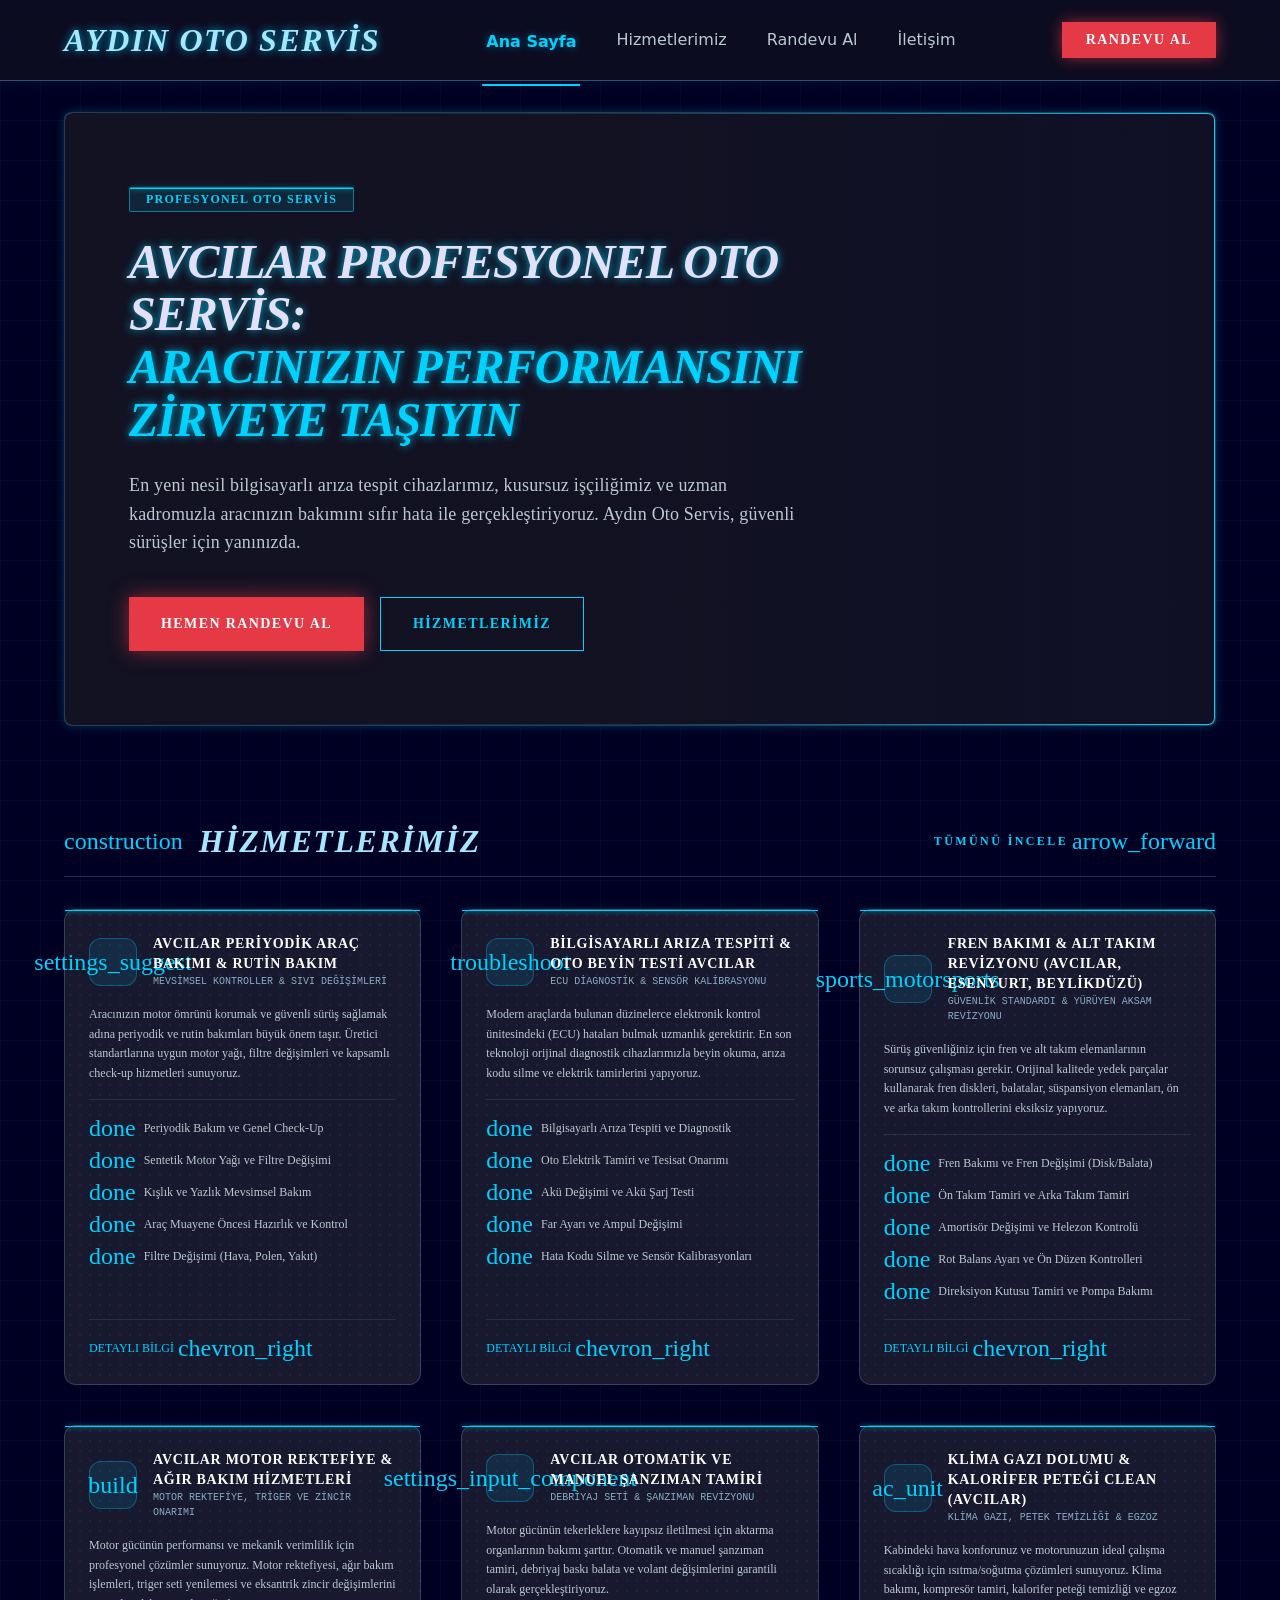
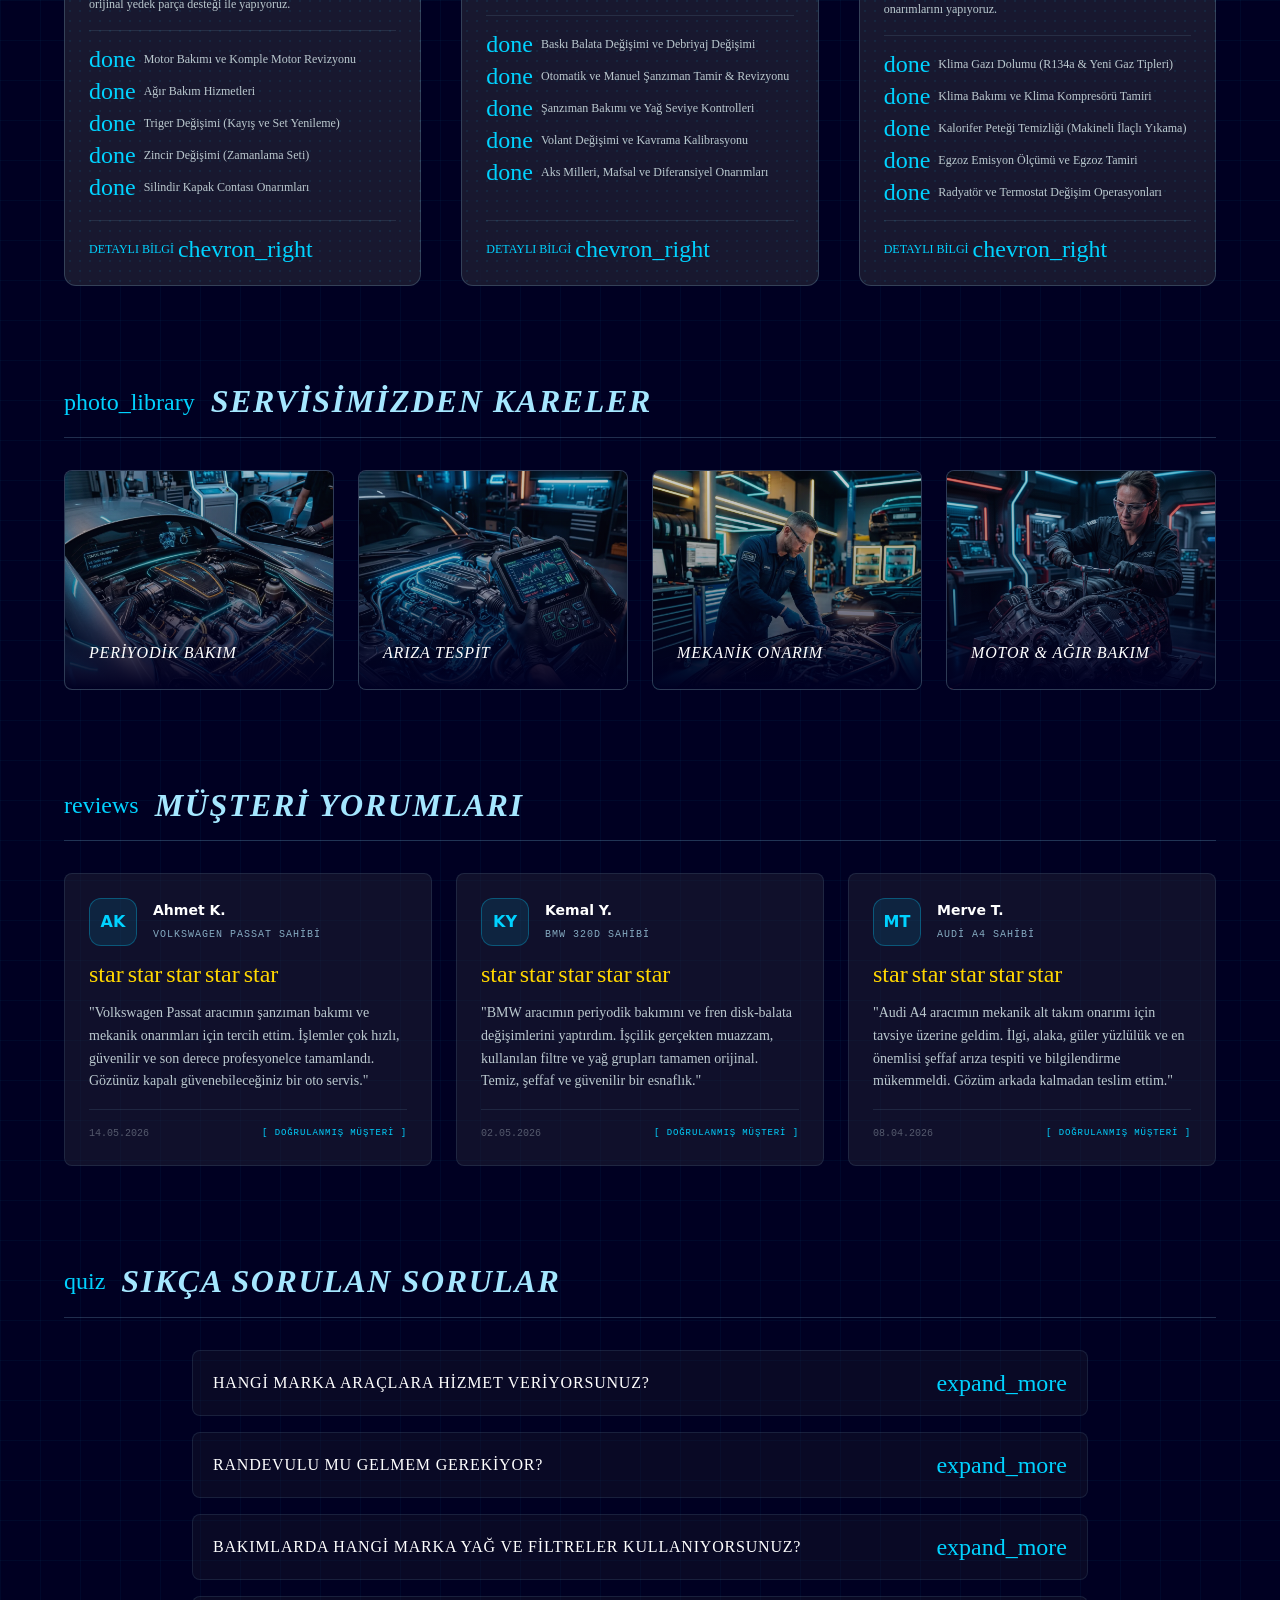
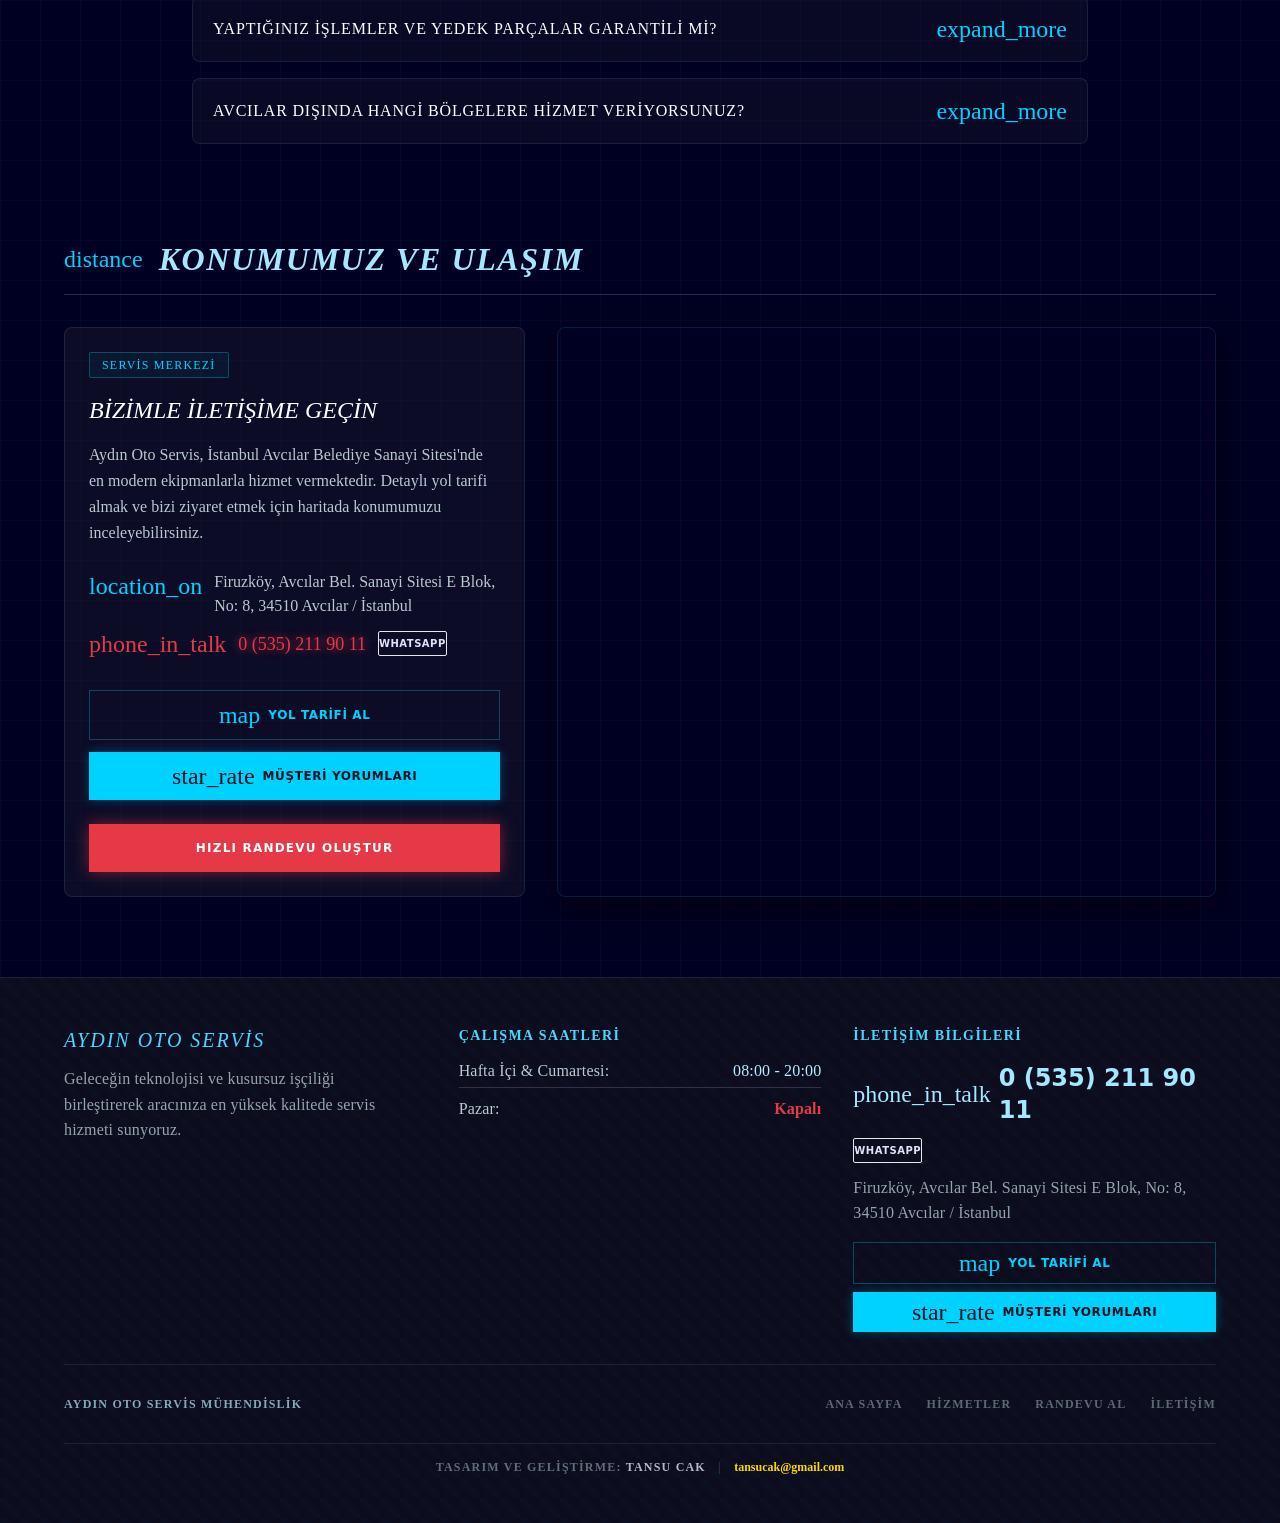
<file: index.html>
<!DOCTYPE html>
<html class="dark" lang="tr">
<head>
    <meta charset="utf-8"/>
    <meta content="width=device-width, initial-scale=1.0" name="viewport"/>
    <title>Aydın Oto Servis | Avcılar, Beylikdüzü, Esenyurt Özel Servis</title>
    
    <!-- Security & Canonical (Early enforcement) -->
    <meta http-equiv="Content-Security-Policy" content="default-src 'self'; script-src 'self'; style-src 'self' 'unsafe-inline' https://fonts.googleapis.com; font-src 'self' https://fonts.gstatic.com; img-src 'self' data: https:; frame-src 'self' https://www.google.com https://google.com;">
    <link rel="canonical" href="https://aydinotoservis.com.tr/"/>

    <!-- Critical Resource Preconnects -->
    <link href="https://fonts.googleapis.com" rel="preconnect"/>
    <link crossorigin="" href="https://fonts.gstatic.com" rel="preconnect"/>
    
    <!-- Stylesheets (FCP Critical Path) -->
    <link href="css/tailwind.css" rel="stylesheet"/>
    <link href="https://fonts.googleapis.com/css2?family=Material+Symbols+Outlined:wght,FILL@100..700,0..1&display=swap" rel="stylesheet"/>
    <link href="https://fonts.googleapis.com/css2?family=Chivo:ital,wght@0,300..900;1,300..900&display=swap" rel="stylesheet"/>
    <link href="css/style.css" rel="stylesheet"/>
    
    <!-- Non-render-blocking Scripts -->
    <script src="js/main.js" defer></script>

    <!-- SEO Metadata (Non-render-blocking) -->
    <meta name="google-site-verification" content="koNbMw-JmpKpNudVS98q64Ki1vgJASFUWnjmHalwhlk"/>
    <meta name="description" content="Avcılar, Beylikdüzü ve Esenyurt bölgelerinde profesyonel Aydın Özel Oto Servis. Volkswagen, BMW, Audi, Mercedes ve tüm markaların periyodik bakımı, şanzıman tamiri ve bilgisayarlı arıza tespiti. Güvenilir esnaflık, orijinal yedek parça!"/>
    <meta name="keywords" content="aydın oto servis, avcılar oto servis, bilgisayarlı arıza tespiti, oto tamir avcılar"/>
    <meta name="robots" content="index, follow"/>
    
    <!-- Open Graph / Facebook -->
    <meta property="og:type" content="website"/>
    <meta property="og:url" content="https://aydinotoservis.com.tr/"/>
    <meta property="og:title" content="Aydın Oto Servis | Avcılar Profesyonel Araç Bakım &amp; Onarım"/>
    <meta property="og:description" content="Avcılar Aydın Oto Servis'te bilgisayarlı arıza tespiti, periyodik araç bakımı, motor revizyonu ve fren sistemi onarımlarını uzman kadromuz ve orijinal yedek parçalarla gerçekleştiriyoruz. Hemen randevu alın!"/>
    <meta property="og:image" content="https://aydinotoservis.com.tr/images/service_maintenance.webp"/>

    <!-- Twitter -->
    <meta property="twitter:card" content="summary_large_image"/>
    <meta property="twitter:url" content="https://aydinotoservis.com.tr/"/>
    <meta property="twitter:title" content="Aydın Oto Servis | Avcılar Profesyonel Araç Bakım &amp; Onarım"/>
    <meta property="twitter:description" content="Avcılar Aydın Oto Servis'te bilgisayarlı arıza tespiti, periyodik araç bakımı, motor revizyonu ve fren sistemi onarımlarını uzman kadromuz ve orijinal yedek parçalarla gerçekleştiriyoruz. Hemen randevu alın!"/>
    <meta property="twitter:image" content="https://aydinotoservis.com.tr/images/service_maintenance.webp"/>

    <!-- Structured Data (Schema.org) - LocalBusiness & FAQ -->
    <script type="application/ld+json">
    {
      "@context": "https://schema.org",
      "@type": "AutoRepair",
      "name": "Aydın Oto Servis",
      "image": "https://aydinotoservis.com.tr/images/service_maintenance.webp",
      "@id": "https://aydinotoservis.com.tr/#organization",
      "url": "https://aydinotoservis.com.tr/",
      "telephone": "05352119011",
      "priceRange": "$$",
      "address": {
        "@type": "PostalAddress",
        "streetAddress": "Firuzköy, Avcılar Bel. Sanayi Sitesi E Blok, No: 8",
        "addressLocality": "Avcılar",
        "addressRegion": "İstanbul",
        "postalCode": "34510",
        "addressCountry": "TR"
      },
      "geo": {
        "@type": "GeoCoordinates",
        "latitude": 41.0118013,
        "longitude": 28.6963102
      },
      "openingHoursSpecification": [
        {
          "@type": "OpeningHoursSpecification",
          "dayOfWeek": [
            "Monday",
            "Tuesday",
            "Wednesday",
            "Thursday",
            "Friday",
            "Saturday"
          ],
          "opens": "08:00",
          "closes": "20:00"
        }
      ],
      "contactPoint": {
        "@type": "ContactPoint",
        "telephone": "+90-535-211-9011",
        "contactType": "customer service",
        "areaServed": "TR",
        "availableLanguage": "Turkish"
      }
    }
    </script>
    <script type="application/ld+json">
    {
      "@context": "https://schema.org",
      "@type": "FAQPage",
      "mainEntity": [
        {
          "@type": "Question",
          "name": "Hangi marka araçlara hizmet veriyorsunuz?",
          "acceptedAnswer": {
            "@type": "Answer",
            "text": "Aydın Oto Servis olarak başta Mercedes-Benz, BMW, Audi, Volkswagen ve Volvo olmak üzere Renault, Fiat, Ford, Hyundai gibi tüm yerli ve ithal marka, binek ve hafif ticari araçlara orijinal diagnostik cihazlarımız ve uzman kadromuzla profesyonel bakım ve onarım hizmeti sunmaktayız."
          }
        },
        {
          "@type": "Question",
          "name": "Randevulu mu gelmem gerekiyor?",
          "acceptedAnswer": {
            "@type": "Answer",
            "text": "Servisimizde bekleme sırası yaşamamanız ve aracınızın işlemlerinin en kısa sürede tamamlanması için web sitemizdeki çevrimiçi randevu panelini kullanarak veya telefon numaramızdan bizi arayarak randevu oluşturmanızı tavsiye ederiz. Randevusuz gelen araçlarımıza da uygunluk durumuna göre en kısa sürede müdahale edilmektedir."
          }
        },
        {
          "@type": "Question",
          "name": "Bakımlarda hangi marka yağ ve filtreler kullanıyorsunuz?",
          "acceptedAnswer": {
            "@type": "Answer",
            "text": "Araç motor sağlığını korumak adına tüm periyodik bakımlarda sadece üretici onaylı, yüksek standartlı sentetik motor yağları (Castrol, Mobil 1, Shell vb.) ve orijinal veya birinci sınıf lisanslı OEM filtre (Mann, Boscher, Filtron vb.) grupları kullanmaktayız. Müşterimizin talebine göre orijinal yetkili servis yedek parçaları da temin edilmektedir."
          }
        },
        {
          "@type": "Question",
          "name": "Yaptığınız işlemler ve yedek parçalar garantili mi?",
          "acceptedAnswer": {
            "@type": "Answer",
            "text": "Evet, Aydın Oto Servis bünyesinde gerçekleştirilen tüm motor, mekanik, fren sistemi onarımları ve yedek parça değişimleri, montaj tarihinden itibaren 1 yıl süreyle servis ve malzeme garantisi kapsamındadır."
          }
        },
        {
          "@type": "Question",
          "name": "Avcılar dışında hangi bölgelere hizmet veriyorsunuz?",
          "acceptedAnswer": {
            "@type": "Answer",
            "text": "Servisimiz Avcılar Belediye Sanayi Sitesi'nde yer almakta olup, başta Beylikdüzü, Esenyurt, Küçükçekmece ve Firuzköy olmak üzere tüm çevre ilçelere profesyonel oto tamir ve periyodik bakım hizmeti sağlamaktadır."
          }
        }
      ]
    }
    </script>
    <script type="application/ld+json">
    {
      "@context": "https://schema.org",
      "@type": "BreadcrumbList",
      "itemListElement": [
        {
          "@type": "ListItem",
          "position": 1,
          "name": "Ana Sayfa",
          "item": "https://aydinotoservis.com.tr/"
        }
      ]
    }
    </script>
</head>
<body class="antialiased min-h-screen flex flex-col font-sans bg-tech-grid">

    <!-- TopNavBar (Modular with semantic header) -->
    <header class="fixed top-0 w-full z-50">
        <nav class="w-full bg-surface-dim/70 dark:bg-surface-dim/70 backdrop-blur-xl border-b border-primary/20 dark:border-primary/30 shadow-[0_0_15px_rgba(0,210,255,0.1)] transition-all duration-300">
            <div class="flex justify-between items-center px-margin-mobile md:px-margin-desktop h-20 w-full max-w-container-max-width mx-auto">
                <!-- Brand Logotype -->
                <div class="flex items-center">
                    <a href="index.html" class="font-headline-lg text-headline-lg-mobile md:text-headline-lg text-primary dark:text-primary uppercase tracking-tighter italic glow-text">
                        AYDIN OTO SERVİS
                    </a>
                </div>
                
                <!-- Navigation Links (Desktop) -->
                <div class="hidden md:flex space-x-2 items-center h-full">
                    <a class="nav-link text-primary dark:text-primary px-4 py-1 font-bold h-full flex items-center mt-1 active" href="index.html">Ana Sayfa</a>
                    <a class="nav-link text-on-surface-variant dark:text-on-surface-variant hover:text-primary transition-all h-full flex items-center hover:bg-primary/10 duration-300 px-4" href="hizmetler.html">Hizmetlerimiz</a>
                    <a class="nav-link text-on-surface-variant dark:text-on-surface-variant hover:text-primary transition-all h-full flex items-center hover:bg-primary/10 duration-300 px-4" href="randevu.html">Randevu Al</a>
                    <a class="nav-link text-on-surface-variant dark:text-on-surface-variant hover:text-primary transition-all h-full flex items-center hover:bg-primary/10 duration-300 px-4" href="#footer">İletişim</a>
                </div>
                
                <!-- Mobile Menu Burger Indicator & CTA -->
                <div class="flex items-center gap-4">
                    <a href="randevu.html" class="hidden sm:flex items-center justify-center font-label-md text-label-md px-6 py-2 bg-[#E63946] text-white hover:bg-[#ff4d5a] hover:scale-105 active:scale-95 transition-all duration-300 uppercase tracking-widest shadow-[0_0_15px_rgba(230,57,70,0.6)]">
                        RANDEVU AL
                    </a>
                    <button id="mobile-menu-btn" aria-label="Mobil Menüyü Aç" class="md:hidden flex items-center justify-center text-primary focus:outline-none p-2 border border-primary/20 rounded">
                        <span class="material-symbols-outlined text-2xl">menu</span>
                    </button>
                </div>
            </div>
            
            <!-- Mobile Dropdown Menu -->
            <div id="mobile-menu" class="hidden md:hidden flex-col bg-[#121222]/95 border-b border-primary/20 px-6 py-4 gap-4 opacity-0 -translate-y-4 transition-all duration-300">
                <a class="text-primary font-bold py-2 border-b border-primary/10" href="index.html">Ana Sayfa</a>
                <a class="text-on-surface-variant hover:text-primary py-2 border-b border-primary/10" href="hizmetler.html">Hizmetlerimiz</a>
                <a class="text-on-surface-variant hover:text-primary py-2 border-b border-primary/10" href="randevu.html">Randevu Al</a>
                <a class="text-on-surface-variant hover:text-primary py-2" href="#footer">İletişim</a>
                <a href="randevu.html" class="w-full text-center py-3 bg-[#E63946] text-white font-bold uppercase tracking-widest mt-2 block shadow-[0_0_10px_rgba(230,57,70,0.4)]">
                    Randevu Al
                </a>
            </div>
        </nav>
    </header>

    <main class="flex-grow pt-28 pb-20 w-full max-w-container-max-width mx-auto px-margin-mobile md:px-margin-desktop flex flex-col gap-24">
        
        <!-- Hero Section -->
        <section id="home" class="relative w-full rounded-xl overflow-hidden min-h-[614px] flex flex-col justify-center items-start p-6 sm:p-8 md:p-16 border border-primary/20 glow-border bg-surface-container-low/60 backdrop-blur-md">
            <div class="absolute inset-0 bg-gradient-to-r from-surface-dim via-surface-dim/80 to-transparent z-0"></div>
            
            <!-- Background Image for Hero -->
            <div class="absolute inset-0 z-[-1] opacity-40 bg-cover bg-center hero-bg-image"></div>
            
            <div class="relative z-10 max-w-3xl flex flex-col gap-6">
                <div class="inline-block px-4 py-1 border border-primary-container/50 bg-primary-container/10 rounded-sm w-fit font-label-sm text-label-sm text-primary-container uppercase tracking-widest scanline-top">
                    PROFESYONEL OTO SERVİS
                </div>
                <h1 class="font-headline-xl text-3xl sm:text-4xl md:text-headline-xl text-on-background glow-text tracking-tighter uppercase italic">
                    Avcılar Profesyonel Oto Servis: <br/> <span class="text-primary-container">Aracınızın Performansını Zirveye Taşıyın</span>
                </h1>
                <p class="font-body-lg text-body-lg text-on-surface-variant max-w-2xl">
                    En yeni nesil bilgisayarlı arıza tespit cihazlarımız, kusursuz işçiliğimiz ve uzman kadromuzla aracınızın bakımını sıfır hata ile gerçekleştiriyoruz. Aydın Oto Servis, güvenli sürüşler için yanınızda.
                </p>
                <div class="flex flex-wrap gap-4 mt-4">
                    <a href="randevu.html" class="flex items-center justify-center font-label-md text-label-md px-8 py-4 bg-[#E63946] text-white hover:bg-[#ff4d5a] hover:scale-105 active:scale-95 transition-all duration-300 uppercase tracking-widest shadow-[0_0_20px_rgba(230,57,70,0.6)]">Hemen Randevu Al</a>
                    <a href="hizmetler.html" class="flex items-center justify-center font-label-md text-label-md px-8 py-4 border border-primary-container text-primary-container hover:bg-primary-container/10 hover:shadow-[0_0_10px_rgba(0,210,255,0.2)] hover:scale-105 active:scale-95 transition-all duration-300 uppercase tracking-widest">Hizmetlerimiz</a>
                </div>
            </div>
        </section>

        <!-- Bento Grid Services Summary Teaser -->
        <section class="flex flex-col gap-8">
            <div class="flex justify-between items-center border-b border-primary/20 pb-4">
                <div class="flex items-center gap-4">
                    <span class="material-symbols-outlined material-symbols-filled text-primary-container text-3xl">construction</span>
                    <h2 class="font-headline-lg text-headline-lg-mobile md:text-headline-lg text-primary uppercase tracking-wider italic">HİZMETLERİMİZ</h2>
                </div>
                <a href="hizmetler.html" class="hidden sm:flex items-center gap-1 font-label-sm text-label-sm text-primary-container hover:text-white transition-colors">
                    TÜMÜNÜ İNCELE <span class="material-symbols-outlined text-sm">arrow_forward</span>
                </a>
            </div>
            
            <div class="grid grid-cols-1 md:grid-cols-3 gap-8 md:gap-10">
                <!-- Service Card 1 -->
                <div class="bg-surface-container-high/60 backdrop-blur-xl border border-primary/20 rounded-[12px] p-6 flex flex-col gap-4 hover:glow-border hover:scale-[1.02] transition-all duration-300 bg-hex-pattern group scanline-top">
                    <div class="flex items-center gap-4">
                        <div class="w-12 h-12 rounded-full bg-primary-container/10 flex items-center justify-center border border-primary-container/30 group-hover:bg-primary-container/20 group-hover:border-primary-container transition-colors shrink-0">
                            <span class="material-symbols-outlined material-symbols-filled text-primary-container">settings_suggest</span>
                        </div>
                        <div>
                            <h3 class="font-label-md text-sm text-white uppercase tracking-wider font-bold">Avcılar Periyodik Araç Bakımı &amp; Rutin Bakım</h3>
                            <span class="text-[10px] text-primary-fixed opacity-70 block uppercase font-mono mt-0.5">MEVSİMSEL KONTROLLER & SIVI DEĞİŞİMLERİ</span>
                        </div>
                    </div>
                    <p class="font-body-md text-xs text-on-surface-variant leading-relaxed">
                        Aracınızın motor ömrünü korumak ve güvenli sürüş sağlamak adına periyodik ve rutin bakımları büyük önem taşır. Üretici standartlarına uygun motor yağı, filtre değişimleri ve kapsamlı check-up hizmetleri sunuyoruz.
                    </p>
                    <div class="border-t border-primary/10 pt-4 flex flex-col gap-2 font-body-md text-xs text-on-surface-variant">
                        <div class="flex items-center gap-2">
                            <span class="material-symbols-outlined text-[14px] text-primary-container font-bold">done</span>
                            <span>Periyodik Bakım ve Genel Check-Up</span>
                        </div>
                        <div class="flex items-center gap-2">
                            <span class="material-symbols-outlined text-[14px] text-primary-container font-bold">done</span>
                            <span>Sentetik Motor Yağı ve Filtre Değişimi</span>
                        </div>
                        <div class="flex items-center gap-2">
                            <span class="material-symbols-outlined text-[14px] text-primary-container font-bold">done</span>
                            <span>Kışlık ve Yazlık Mevsimsel Bakım</span>
                        </div>
                        <div class="flex items-center gap-2">
                            <span class="material-symbols-outlined text-[14px] text-primary-container font-bold">done</span>
                            <span>Araç Muayene Öncesi Hazırlık ve Kontrol</span>
                        </div>
                        <div class="flex items-center gap-2">
                            <span class="material-symbols-outlined text-[14px] text-primary-container font-bold">done</span>
                            <span>Filtre Değişimi (Hava, Polen, Yakıt)</span>
                        </div>
                    </div>
                    <a href="hizmetler.html" class="font-label-sm text-xs text-primary-container hover:text-white transition-colors flex items-center gap-1 mt-auto pt-4 border-t border-primary/10">
                        DETAYLI BİLGİ <span class="material-symbols-outlined text-xs">chevron_right</span>
                    </a>
                </div>
                
                <!-- Service Card 2 -->
                <div class="bg-surface-container-high/60 backdrop-blur-xl border border-primary/20 rounded-[12px] p-6 flex flex-col gap-4 hover:glow-border hover:scale-[1.02] transition-all duration-300 bg-hex-pattern group scanline-top">
                    <div class="flex items-center gap-4">
                        <div class="w-12 h-12 rounded-full bg-primary-container/10 flex items-center justify-center border border-primary-container/30 group-hover:bg-primary-container/20 group-hover:border-primary-container transition-colors shrink-0">
                            <span class="material-symbols-outlined material-symbols-filled text-primary-container">troubleshoot</span>
                        </div>
                        <div>
                            <h3 class="font-label-md text-sm text-white uppercase tracking-wider font-bold">Bilgisayarlı Arıza Tespiti &amp; Oto Beyin Testi Avcılar</h3>
                            <span class="text-[10px] text-primary-fixed opacity-70 block uppercase font-mono mt-0.5">ECU DİAGNOSTİK & SENSÖR KALİBRASYONU</span>
                        </div>
                    </div>
                    <p class="font-body-md text-xs text-on-surface-variant leading-relaxed">
                        Modern araçlarda bulunan düzinelerce elektronik kontrol ünitesindeki (ECU) hataları bulmak uzmanlık gerektirir. En son teknoloji orijinal diagnostik cihazlarımızla beyin okuma, arıza kodu silme ve elektrik tamirlerini yapıyoruz.
                    </p>
                    <div class="border-t border-primary/10 pt-4 flex flex-col gap-2 font-body-md text-xs text-on-surface-variant">
                        <div class="flex items-center gap-2">
                            <span class="material-symbols-outlined text-[14px] text-primary-container font-bold">done</span>
                            <span>Bilgisayarlı Arıza Tespiti ve Diagnostik</span>
                        </div>
                        <div class="flex items-center gap-2">
                            <span class="material-symbols-outlined text-[14px] text-primary-container font-bold">done</span>
                            <span>Oto Elektrik Tamiri ve Tesisat Onarımı</span>
                        </div>
                        <div class="flex items-center gap-2">
                            <span class="material-symbols-outlined text-[14px] text-primary-container font-bold">done</span>
                            <span>Akü Değişimi ve Akü Şarj Testi</span>
                        </div>
                        <div class="flex items-center gap-2">
                            <span class="material-symbols-outlined text-[14px] text-primary-container font-bold">done</span>
                            <span>Far Ayarı ve Ampul Değişimi</span>
                        </div>
                        <div class="flex items-center gap-2">
                            <span class="material-symbols-outlined text-[14px] text-primary-container font-bold">done</span>
                            <span>Hata Kodu Silme ve Sensör Kalibrasyonları</span>
                        </div>
                    </div>
                    <a href="hizmetler.html" class="font-label-sm text-xs text-primary-container hover:text-white transition-colors flex items-center gap-1 mt-auto pt-4 border-t border-primary/10">
                        DETAYLI BİLGİ <span class="material-symbols-outlined text-xs">chevron_right</span>
                    </a>
                </div>
                
                <!-- Service Card 3 -->
                <div class="bg-surface-container-high/60 backdrop-blur-xl border border-primary/20 rounded-[12px] p-6 flex flex-col gap-4 hover:glow-border hover:scale-[1.02] transition-all duration-300 bg-hex-pattern group scanline-top">
                    <div class="flex items-center gap-4">
                        <div class="w-12 h-12 rounded-full bg-primary-container/10 flex items-center justify-center border border-primary-container/30 group-hover:bg-primary-container/20 group-hover:border-primary-container transition-colors shrink-0">
                            <span class="material-symbols-outlined material-symbols-filled text-primary-container">sports_motorsports</span>
                        </div>
                        <div>
                            <h3 class="font-label-md text-sm text-white uppercase tracking-wider font-bold">Fren Bakımı &amp; Alt Takım Revizyonu (Avcılar, Esenyurt, Beylikdüzü)</h3>
                            <span class="text-[10px] text-primary-fixed opacity-70 block uppercase font-mono mt-0.5">GÜVENLİK STANDARDI & YÜRÜYEN AKSAM REVİZYONU</span>
                        </div>
                    </div>
                    <p class="font-body-md text-xs text-on-surface-variant leading-relaxed">
                        Sürüş güvenliğiniz için fren ve alt takım elemanlarının sorunsuz çalışması gerekir. Orijinal kalitede yedek parçalar kullanarak fren diskleri, balatalar, süspansiyon elemanları, ön ve arka takım kontrollerini eksiksiz yapıyoruz.
                    </p>
                    <div class="border-t border-primary/10 pt-4 flex flex-col gap-2 font-body-md text-xs text-on-surface-variant">
                        <div class="flex items-center gap-2">
                            <span class="material-symbols-outlined text-[14px] text-primary-container font-bold">done</span>
                            <span>Fren Bakımı ve Fren Değişimi (Disk/Balata)</span>
                        </div>
                        <div class="flex items-center gap-2">
                            <span class="material-symbols-outlined text-[14px] text-primary-container font-bold">done</span>
                            <span>Ön Takım Tamiri ve Arka Takım Tamiri</span>
                        </div>
                        <div class="flex items-center gap-2">
                            <span class="material-symbols-outlined text-[14px] text-primary-container font-bold">done</span>
                            <span>Amortisör Değişimi ve Helezon Kontrolü</span>
                        </div>
                        <div class="flex items-center gap-2">
                            <span class="material-symbols-outlined text-[14px] text-primary-container font-bold">done</span>
                            <span>Rot Balans Ayarı ve Ön Düzen Kontrolleri</span>
                        </div>
                        <div class="flex items-center gap-2">
                            <span class="material-symbols-outlined text-[14px] text-primary-container font-bold">done</span>
                            <span>Direksiyon Kutusu Tamiri ve Pompa Bakımı</span>
                        </div>
                    </div>
                    <a href="hizmetler.html" class="font-label-sm text-xs text-primary-container hover:text-white transition-colors flex items-center gap-1 mt-auto pt-4 border-t border-primary/10">
                        DETAYLI BİLGİ <span class="material-symbols-outlined text-xs">chevron_right</span>
                    </a>
                </div>

                <!-- Service Card 4 -->
                <div class="bg-surface-container-high/60 backdrop-blur-xl border border-primary/20 rounded-[12px] p-6 flex flex-col gap-4 hover:glow-border hover:scale-[1.02] transition-all duration-300 bg-hex-pattern group scanline-top">
                    <div class="flex items-center gap-4">
                        <div class="w-12 h-12 rounded-full bg-primary-container/10 flex items-center justify-center border border-primary-container/30 group-hover:bg-primary-container/20 group-hover:border-primary-container transition-colors shrink-0">
                            <span class="material-symbols-outlined material-symbols-filled text-primary-container">build</span>
                        </div>
                        <div>
                            <h3 class="font-label-md text-sm text-white uppercase tracking-wider font-bold">Avcılar Motor Rektefiye &amp; Ağır Bakım Hizmetleri</h3>
                            <span class="text-[10px] text-primary-fixed opacity-70 block uppercase font-mono mt-0.5">MOTOR REKTEFİYE, TRİGER VE ZİNCİR ONARIMI</span>
                        </div>
                    </div>
                    <p class="font-body-md text-xs text-on-surface-variant leading-relaxed">
                        Motor gücünün performansı ve mekanik verimlilik için profesyonel çözümler sunuyoruz. Motor rektefiyesi, ağır bakım işlemleri, triger seti yenilemesi ve eksantrik zincir değişimlerini orijinal yedek parça desteği ile yapıyoruz.
                    </p>
                    <div class="border-t border-primary/10 pt-4 flex flex-col gap-2 font-body-md text-xs text-on-surface-variant">
                        <div class="flex items-center gap-2">
                            <span class="material-symbols-outlined text-[14px] text-primary-container font-bold">done</span>
                            <span>Motor Bakımı ve Komple Motor Revizyonu</span>
                        </div>
                        <div class="flex items-center gap-2">
                            <span class="material-symbols-outlined text-[14px] text-primary-container font-bold">done</span>
                            <span>Ağır Bakım Hizmetleri</span>
                        </div>
                        <div class="flex items-center gap-2">
                            <span class="material-symbols-outlined text-[14px] text-primary-container font-bold">done</span>
                            <span>Triger Değişimi (Kayış ve Set Yenileme)</span>
                        </div>
                        <div class="flex items-center gap-2">
                            <span class="material-symbols-outlined text-[14px] text-primary-container font-bold">done</span>
                            <span>Zincir Değişimi (Zamanlama Seti)</span>
                        </div>
                        <div class="flex items-center gap-2">
                            <span class="material-symbols-outlined text-[14px] text-primary-container font-bold">done</span>
                            <span>Silindir Kapak Contası Onarımları</span>
                        </div>
                    </div>
                    <a href="hizmetler.html" class="font-label-sm text-xs text-primary-container hover:text-white transition-colors flex items-center gap-1 mt-auto pt-4 border-t border-primary/10">
                        DETAYLI BİLGİ <span class="material-symbols-outlined text-xs">chevron_right</span>
                    </a>
                </div>

                <!-- Service Card 5 -->
                <div class="bg-surface-container-high/60 backdrop-blur-xl border border-primary/20 rounded-[12px] p-6 flex flex-col gap-4 hover:glow-border hover:scale-[1.02] transition-all duration-300 bg-hex-pattern group scanline-top">
                    <div class="flex items-center gap-4">
                        <div class="w-12 h-12 rounded-full bg-primary-container/10 flex items-center justify-center border border-primary-container/30 group-hover:bg-primary-container/20 group-hover:border-primary-container transition-colors shrink-0">
                            <span class="material-symbols-outlined material-symbols-filled text-primary-container">settings_input_component</span>
                        </div>
                        <div>
                            <h3 class="font-label-md text-sm text-white uppercase tracking-wider font-bold">Avcılar Otomatik ve Manuel Şanzıman Tamiri</h3>
                            <span class="text-[10px] text-primary-fixed opacity-70 block uppercase font-mono mt-0.5">DEBRİYAJ SETİ & ŞANZIMAN REVİZYONU</span>
                        </div>
                    </div>
                    <p class="font-body-md text-xs text-on-surface-variant leading-relaxed">
                        Motor gücünün tekerleklere kayıpsız iletilmesi için aktarma organlarının bakımı şarttır. Otomatik ve manuel şanzıman tamiri, debriyaj baskı balata ve volant değişimlerini garantili olarak gerçekleştiriyoruz.
                    </p>
                    <div class="border-t border-primary/10 pt-4 flex flex-col gap-2 font-body-md text-xs text-on-surface-variant">
                        <div class="flex items-center gap-2">
                            <span class="material-symbols-outlined text-[14px] text-primary-container font-bold">done</span>
                            <span>Baskı Balata Değişimi ve Debriyaj Değişimi</span>
                        </div>
                        <div class="flex items-center gap-2">
                            <span class="material-symbols-outlined text-[14px] text-primary-container font-bold">done</span>
                            <span>Otomatik ve Manuel Şanzıman Tamir & Revizyonu</span>
                        </div>
                        <div class="flex items-center gap-2">
                            <span class="material-symbols-outlined text-[14px] text-primary-container font-bold">done</span>
                            <span>Şanzıman Bakımı ve Yağ Seviye Kontrolleri</span>
                        </div>
                        <div class="flex items-center gap-2">
                            <span class="material-symbols-outlined text-[14px] text-primary-container font-bold">done</span>
                            <span>Volant Değişimi ve Kavrama Kalibrasyonu</span>
                        </div>
                        <div class="flex items-center gap-2">
                            <span class="material-symbols-outlined text-[14px] text-primary-container font-bold">done</span>
                            <span>Aks Milleri, Mafsal ve Diferansiyel Onarımları</span>
                        </div>
                    </div>
                    <a href="hizmetler.html" class="font-label-sm text-xs text-primary-container hover:text-white transition-colors flex items-center gap-1 mt-auto pt-4 border-t border-primary/10">
                        DETAYLI BİLGİ <span class="material-symbols-outlined text-xs">chevron_right</span>
                    </a>
                </div>

                <!-- Service Card 6 -->
                <div class="bg-surface-container-high/60 backdrop-blur-xl border border-primary/20 rounded-[12px] p-6 flex flex-col gap-4 hover:glow-border hover:scale-[1.02] transition-all duration-300 bg-hex-pattern group scanline-top">
                    <div class="flex items-center gap-4">
                        <div class="w-12 h-12 rounded-full bg-primary-container/10 flex items-center justify-center border border-primary-container/30 group-hover:bg-primary-container/20 group-hover:border-primary-container transition-colors shrink-0">
                            <span class="material-symbols-outlined material-symbols-filled text-primary-container">ac_unit</span>
                        </div>
                        <div>
                            <h3 class="font-label-md text-sm text-white uppercase tracking-wider font-bold">Klima Gazı Dolumu &amp; Kalorifer Peteği Clean (Avcılar)</h3>
                            <span class="text-[10px] text-primary-fixed opacity-70 block uppercase font-mono mt-0.5">KLİMA GAZI, PETEK TEMİZLİĞİ & EGZOZ</span>
                        </div>
                    </div>
                    <p class="font-body-md text-xs text-on-surface-variant leading-relaxed">
                        Kabindeki hava konforunuz ve motorunuzun ideal çalışma sıcaklığı için ısıtma/soğutma çözümleri sunuyoruz. Klima bakımı, kompresör tamiri, kalorifer peteği temizliği ve egzoz onarımlarını yapıyoruz.
                    </p>
                    <div class="border-t border-primary/10 pt-4 flex flex-col gap-2 font-body-md text-xs text-on-surface-variant">
                        <div class="flex items-center gap-2">
                            <span class="material-symbols-outlined text-[14px] text-primary-container font-bold">done</span>
                            <span>Klima Gazı Dolumu (R134a & Yeni Gaz Tipleri)</span>
                        </div>
                        <div class="flex items-center gap-2">
                            <span class="material-symbols-outlined text-[14px] text-primary-container font-bold">done</span>
                            <span>Klima Bakımı ve Klima Kompresörü Tamiri</span>
                        </div>
                        <div class="flex items-center gap-2">
                            <span class="material-symbols-outlined text-[14px] text-primary-container font-bold">done</span>
                            <span>Kalorifer Peteği Temizliği (Makineli İlaçlı Yıkama)</span>
                        </div>
                        <div class="flex items-center gap-2">
                            <span class="material-symbols-outlined text-[14px] text-primary-container font-bold">done</span>
                            <span>Egzoz Emisyon Ölçümü ve Egzoz Tamiri</span>
                        </div>
                        <div class="flex items-center gap-2">
                            <span class="material-symbols-outlined text-[14px] text-primary-container font-bold">done</span>
                            <span>Radyatör ve Termostat Değişim Operasyonları</span>
                        </div>
                    </div>
                    <a href="hizmetler.html" class="font-label-sm text-xs text-primary-container hover:text-white transition-colors flex items-center gap-1 mt-auto pt-4 border-t border-primary/10">
                        DETAYLI BİLGİ <span class="material-symbols-outlined text-xs">chevron_right</span>
                    </a>
                </div>
            </div>
        </section>

        <!-- Cyber HUD Photo Gallery Section -->
        <section class="flex flex-col gap-8">
            <div class="flex justify-between items-center border-b border-primary/20 pb-4">
                <div class="flex items-center gap-4">
                    <span class="material-symbols-outlined material-symbols-filled text-primary-container text-3xl">photo_library</span>
                    <h2 class="font-headline-lg text-headline-lg-mobile md:text-headline-lg text-primary uppercase tracking-wider italic">SERVİSİMİZDEN KARELER</h2>
                </div>
            </div>
            
            <div class="grid grid-cols-1 sm:grid-cols-2 lg:grid-cols-4 gap-6">
                <!-- Image Slot 1 -->
                <div class="relative bg-surface-container-high/40 border border-primary/20 rounded-xl overflow-hidden min-h-[220px] flex flex-col items-stretch justify-end group hover:glow-border hover:scale-[1.02] transition-all duration-300 p-6">
                    <!-- Premium AI Image Background -->
                    <img src="images/service_maintenance.webp" alt="Avcılar'da periyodik araç bakımı ve motor yağı değişimi hizmeti" loading="lazy" width="600" height="400" class="absolute inset-0 w-full h-full object-cover opacity-80 group-hover:opacity-100 group-hover:scale-110 transition-all duration-700 ease-out z-0">
                    
                    <!-- Dark HUD Gradient Overlay -->
                    <div class="absolute inset-0 bg-gradient-to-t from-[#000022] via-[#000022]/20 to-transparent z-10"></div>
                    
                    <!-- Bottom Details -->
                    <div class="relative z-20 mt-auto">
                        <h3 class="font-headline-lg text-base text-white uppercase italic tracking-wider">PERİYODİK BAKIM</h3>
                    </div>
                </div>

                <!-- Image Slot 2 -->
                <div class="relative bg-surface-container-high/40 border border-primary/20 rounded-xl overflow-hidden min-h-[220px] flex flex-col items-stretch justify-end group hover:glow-border hover:scale-[1.02] transition-all duration-300 p-6">
                    <img src="images/service_diagnostics.webp" alt="Avcılar Aydın Oto Servis bilgisayarlı arıza tespiti ve oto beyin testi" loading="lazy" width="600" height="400" class="absolute inset-0 w-full h-full object-cover opacity-80 group-hover:opacity-100 group-hover:scale-110 transition-all duration-700 ease-out z-0">
                    <div class="absolute inset-0 bg-gradient-to-t from-[#000022] via-[#000022]/20 to-transparent z-10"></div>
                    
                    <div class="relative z-20 mt-auto">
                        <h3 class="font-headline-lg text-base text-white uppercase italic tracking-wider">ARIZA TESPİT</h3>
                    </div>
                </div>

                <!-- Image Slot 3 -->
                <div class="relative bg-surface-container-high/40 border border-primary/20 rounded-xl overflow-hidden min-h-[220px] flex flex-col items-stretch justify-end group hover:glow-border hover:scale-[1.02] transition-all duration-300 p-6">
                    <img src="images/service_repair.webp" alt="Oto mekanik tamiri, fren diski ve balata değişim operasyonu" loading="lazy" width="600" height="400" class="absolute inset-0 w-full h-full object-cover opacity-80 group-hover:opacity-100 group-hover:scale-110 transition-all duration-700 ease-out z-0">
                    <div class="absolute inset-0 bg-gradient-to-t from-[#000022] via-[#000022]/20 to-transparent z-10"></div>
                    
                    <div class="relative z-20 mt-auto">
                        <h3 class="font-headline-lg text-base text-white uppercase italic tracking-wider">MEKANİK ONARIM</h3>
                    </div>
                </div>

                <!-- Image Slot 4 -->
                <div class="relative bg-surface-container-high/40 border border-primary/20 rounded-xl overflow-hidden min-h-[220px] flex flex-col items-stretch justify-end group hover:glow-border hover:scale-[1.02] transition-all duration-300 p-6">
                    <img src="images/service_engine.png" alt="Avcılar motor rektefiye, araç ağır bakım ve triger zincir değişimi hizmeti" loading="lazy" width="600" height="400" class="absolute inset-0 w-full h-full object-cover opacity-80 group-hover:opacity-100 group-hover:scale-110 transition-all duration-700 ease-out z-0">
                    <div class="absolute inset-0 bg-gradient-to-t from-[#000022] via-[#000022]/20 to-transparent z-10"></div>
                    
                    <div class="relative z-20 mt-auto">
                        <h3 class="font-headline-lg text-base text-white uppercase italic tracking-wider">MOTOR & AĞIR BAKIM</h3>
                    </div>
                </div>
            </div>
        </section>

        <!-- Müşteri Yorumları (Testimonials) Section -->
        <section id="yorumlar" class="flex flex-col gap-8">
            <div class="flex items-center gap-4 border-b border-primary/20 pb-4">
                <span class="material-symbols-outlined material-symbols-filled text-primary-container text-3xl">reviews</span>
                <h2 class="font-headline-lg text-headline-lg-mobile md:text-headline-lg text-primary uppercase tracking-wider italic">MÜŞTERİ YORUMLARI</h2>
            </div>
            
            <div class="grid grid-cols-1 md:grid-cols-3 gap-6">
                <!-- Review Card 1 -->
                <div class="bg-surface-container-high/40 border border-primary/10 rounded-xl p-6 flex flex-col gap-4 hover:glow-border transition-all duration-300 relative group">
                    <div class="flex items-center gap-4">
                        <div class="w-12 h-12 rounded-full bg-primary-container/10 border border-primary-container/30 flex items-center justify-center font-bold text-primary-container">
                            AK
                        </div>
                        <div>
                            <h3 class="text-sm font-bold text-white">Ahmet K.</h3>
                            <span class="text-[10px] text-primary-fixed opacity-70 uppercase tracking-widest font-mono">Volkswagen Passat Sahibi</span>
                        </div>
                    </div>
                    <!-- Rating Stars -->
                    <div class="flex gap-1 text-[#FFD700]">
                        <span class="material-symbols-outlined material-symbols-filled text-sm">star</span>
                        <span class="material-symbols-outlined material-symbols-filled text-sm">star</span>
                        <span class="material-symbols-outlined material-symbols-filled text-sm">star</span>
                        <span class="material-symbols-outlined material-symbols-filled text-sm">star</span>
                        <span class="material-symbols-outlined material-symbols-filled text-sm">star</span>
                    </div>
                    <p class="font-body-md text-sm text-on-surface-variant leading-relaxed">
                        "Volkswagen Passat aracımın şanzıman bakımı ve mekanik onarımları için tercih ettim. İşlemler çok hızlı, güvenilir ve son derece profesyonelce tamamlandı. Gözünüz kapalı güvenebileceğiniz bir oto servis."
                    </p>
                    <div class="mt-auto pt-4 border-t border-primary/10 flex items-center justify-between">
                        <span class="text-[10px] text-on-surface-variant/40 font-mono">14.05.2026</span>
                        <span class="text-[9px] text-[#00d2ff] font-mono uppercase tracking-widest">[ DOĞRULANMIŞ MÜŞTERİ ]</span>
                    </div>
                </div>

                <!-- Review Card 2 -->
                <div class="bg-surface-container-high/40 border border-primary/10 rounded-xl p-6 flex flex-col gap-4 hover:glow-border transition-all duration-300 relative group">
                    <div class="flex items-center gap-4">
                        <div class="w-12 h-12 rounded-full bg-primary-container/10 border border-primary-container/30 flex items-center justify-center font-bold text-primary-container">
                            KY
                        </div>
                        <div>
                            <h3 class="text-sm font-bold text-white">Kemal Y.</h3>
                            <span class="text-[10px] text-primary-fixed opacity-70 uppercase tracking-widest font-mono">BMW 320d Sahibi</span>
                        </div>
                    </div>
                    <!-- Rating Stars -->
                    <div class="flex gap-1 text-[#FFD700]">
                        <span class="material-symbols-outlined material-symbols-filled text-sm">star</span>
                        <span class="material-symbols-outlined material-symbols-filled text-sm">star</span>
                        <span class="material-symbols-outlined material-symbols-filled text-sm">star</span>
                        <span class="material-symbols-outlined material-symbols-filled text-sm">star</span>
                        <span class="material-symbols-outlined material-symbols-filled text-sm">star</span>
                    </div>
                    <p class="font-body-md text-sm text-on-surface-variant leading-relaxed">
                        "BMW aracımın periyodik bakımını ve fren disk-balata değişimlerini yaptırdım. İşçilik gerçekten muazzam, kullanılan filtre ve yağ grupları tamamen orijinal. Temiz, şeffaf ve güvenilir bir esnaflık."
                    </p>
                    <div class="mt-auto pt-4 border-t border-primary/10 flex items-center justify-between">
                        <span class="text-[10px] text-on-surface-variant/40 font-mono">02.05.2026</span>
                        <span class="text-[9px] text-[#00d2ff] font-mono uppercase tracking-widest">[ DOĞRULANMIŞ MÜŞTERİ ]</span>
                    </div>
                </div>

                <!-- Review Card 3 -->
                <div class="bg-surface-container-high/40 border border-primary/10 rounded-xl p-6 flex flex-col gap-4 hover:glow-border transition-all duration-300 relative group">
                    <div class="flex items-center gap-4">
                        <div class="w-12 h-12 rounded-full bg-primary-container/10 border border-primary-container/30 flex items-center justify-center font-bold text-primary-container">
                            MT
                        </div>
                        <div>
                            <h3 class="text-sm font-bold text-white">Merve T.</h3>
                            <span class="text-[10px] text-primary-fixed opacity-70 uppercase tracking-widest font-mono">Audi A4 Sahibi</span>
                        </div>
                    </div>
                    <!-- Rating Stars -->
                    <div class="flex gap-1 text-[#FFD700]">
                        <span class="material-symbols-outlined material-symbols-filled text-sm">star</span>
                        <span class="material-symbols-outlined material-symbols-filled text-sm">star</span>
                        <span class="material-symbols-outlined material-symbols-filled text-sm">star</span>
                        <span class="material-symbols-outlined material-symbols-filled text-sm">star</span>
                        <span class="material-symbols-outlined material-symbols-filled text-sm">star</span>
                    </div>
                    <p class="font-body-md text-sm text-on-surface-variant leading-relaxed">
                        "Audi A4 aracımın mekanik alt takım onarımı için tavsiye üzerine geldim. İlgi, alaka, güler yüzlülük ve en önemlisi şeffaf arıza tespiti ve bilgilendirme mükemmeldi. Gözüm arkada kalmadan teslim ettim."
                    </p>
                    <div class="mt-auto pt-4 border-t border-primary/10 flex items-center justify-between">
                        <span class="text-[10px] text-on-surface-variant/40 font-mono">08.04.2026</span>
                        <span class="text-[9px] text-[#00d2ff] font-mono uppercase tracking-widest">[ DOĞRULANMIŞ MÜŞTERİ ]</span>
                    </div>
                </div>
            </div>
        </section>

        <!-- Sıkça Sorulan Sorular (FAQ / SSS) Section -->
        <section id="sss" class="flex flex-col gap-8">
            <div class="flex items-center gap-4 border-b border-primary/20 pb-4">
                <span class="material-symbols-outlined material-symbols-filled text-primary-container text-3xl">quiz</span>
                <h2 class="font-headline-lg text-headline-lg-mobile md:text-headline-lg text-primary uppercase tracking-wider italic">SIKÇA SORULAN SORULAR</h2>
            </div>
            
            <div class="max-w-4xl mx-auto w-full flex flex-col gap-4">
                <!-- FAQ Item 1 -->
                <details class="group bg-surface-container/30 border border-primary/10 rounded-xl overflow-hidden [&_summary::-webkit-details-marker]:hidden transition-all duration-300 hover:border-primary/30">
                    <summary class="flex justify-between items-center p-5 cursor-pointer font-label-md text-white select-none hover:bg-primary/5 transition-colors">
                        <span class="uppercase tracking-wider">Hangi marka araçlara hizmet veriyorsunuz?</span>
                        <span class="material-symbols-outlined text-primary-container transition-transform duration-300 group-open:rotate-180">expand_more</span>
                    </summary>
                    <div class="p-5 border-t border-primary/5 font-body-md text-sm text-on-surface-variant leading-relaxed bg-[#0c0c1d]/50">
                        Aydın Oto Servis olarak başta Mercedes-Benz, BMW, Audi, Volkswagen ve Volvo olmak üzere Renault, Fiat, Ford, Hyundai gibi tüm yerli ve ithal marka, binek ve hafif ticari araçlara orijinal diagnostik cihazlarımız ve uzman kadromuzla profesyonel bakım ve onarım hizmeti sunmaktayız.
                    </div>
                </details>

                <!-- FAQ Item 2 -->
                <details class="group bg-surface-container/30 border border-primary/10 rounded-xl overflow-hidden [&_summary::-webkit-details-marker]:hidden transition-all duration-300 hover:border-primary/30">
                    <summary class="flex justify-between items-center p-5 cursor-pointer font-label-md text-white select-none hover:bg-primary/5 transition-colors">
                        <span class="uppercase tracking-wider">Randevulu mu gelmem gerekiyor?</span>
                        <span class="material-symbols-outlined text-primary-container transition-transform duration-300 group-open:rotate-180">expand_more</span>
                    </summary>
                    <div class="p-5 border-t border-primary/5 font-body-md text-sm text-on-surface-variant leading-relaxed bg-[#0c0c1d]/50">
                        Servisimizde bekleme sırası yaşamamanız ve aracınızın işlemlerinin en kısa sürede tamamlanması için web sitemizdeki çevrimiçi randevu panelini kullanarak veya telefon numaramızdan bizi arayarak randevu oluşturmanızı tavsiye ederiz. Randevusuz gelen araçlarımıza da uygunluk durumuna göre en kısa sürede müdahale edilmektedir.
                    </div>
                </details>

                <!-- FAQ Item 3 -->
                <details class="group bg-surface-container/30 border border-primary/10 rounded-xl overflow-hidden [&_summary::-webkit-details-marker]:hidden transition-all duration-300 hover:border-primary/30">
                    <summary class="flex justify-between items-center p-5 cursor-pointer font-label-md text-white select-none hover:bg-primary/5 transition-colors">
                        <span class="uppercase tracking-wider">Bakımlarda hangi marka yağ ve filtreler kullanıyorsunuz?</span>
                        <span class="material-symbols-outlined text-primary-container transition-transform duration-300 group-open:rotate-180">expand_more</span>
                    </summary>
                    <div class="p-5 border-t border-primary/5 font-body-md text-sm text-on-surface-variant leading-relaxed bg-[#0c0c1d]/50">
                        Araç motor sağlığını korumak adına tüm periyodik bakımlarda sadece üretici onaylı, yüksek standartlı sentetik motor yağları (Castrol, Mobil 1, Shell vb.) ve orijinal veya birinci sınıf lisanslı OEM filtre (Mann, Boscher, Filtron vb.) grupları kullanmaktayız. Müşterimizin talebine göre orijinal yetkili servis yedek parçaları da temin edilmektedir.
                    </div>
                </details>

                <!-- FAQ Item 4 -->
                <details class="group bg-surface-container/30 border border-primary/10 rounded-xl overflow-hidden [&_summary::-webkit-details-marker]:hidden transition-all duration-300 hover:border-primary/30">
                    <summary class="flex justify-between items-center p-5 cursor-pointer font-label-md text-white select-none hover:bg-primary/5 transition-colors">
                        <span class="uppercase tracking-wider">Yaptığınız işlemler ve yedek parçalar garantili mi?</span>
                        <span class="material-symbols-outlined text-primary-container transition-transform duration-300 group-open:rotate-180">expand_more</span>
                    </summary>
                    <div class="p-5 border-t border-primary/5 font-body-md text-sm text-on-surface-variant leading-relaxed bg-[#0c0c1d]/50">
                        Evet, Aydın Oto Servis bünyesinde gerçekleştirilen tüm motor, mekanik, fren sistemi onarımları ve yedek parça değişimleri, montaj tarihinden itibaren 1 yıl süreyle servis ve malzeme garantisi kapsamındadır.
                    </div>
                </details>

                <!-- FAQ Item 5: Lokasyon / Bölge -->
                <details class="group bg-surface-container/30 border border-primary/10 rounded-xl overflow-hidden [&_summary::-webkit-details-marker]:hidden transition-all duration-300 hover:border-primary/30">
                    <summary class="flex justify-between items-center p-5 cursor-pointer font-label-md text-white select-none hover:bg-primary/5 transition-colors">
                        <span class="uppercase tracking-wider">Avcılar dışında hangi bölgelere hizmet veriyorsunuz?</span>
                        <span class="material-symbols-outlined text-primary-container transition-transform duration-300 group-open:rotate-180">expand_more</span>
                    </summary>
                    <div class="p-5 border-t border-primary/5 font-body-md text-sm text-on-surface-variant leading-relaxed bg-[#0c0c1d]/50">
                        Servisimiz Avcılar Belediye Sanayi Sitesi'nde yer almakta olup, başta Beylikdüzü, Esenyurt, Küçükçekmece ve Firuzköy olmak üzere tüm çevre ilçelere profesyonel oto tamir ve periyodik bakım hizmeti sağlamaktadır.
                    </div>
                </details>
            </div>
        </section>

        <!-- Interactive Contact & Dark Map Section -->
        <section class="flex flex-col gap-8">
            <div class="flex items-center gap-4 border-b border-primary/20 pb-4">
                <span class="material-symbols-outlined material-symbols-filled text-primary-container text-3xl">distance</span>
                <h2 class="font-headline-lg text-headline-lg-mobile md:text-headline-lg text-primary uppercase tracking-wider italic">KONUMUMUZ VE ULAŞIM</h2>
            </div>
            
            <div class="grid grid-cols-1 lg:grid-cols-12 gap-8 items-stretch">
                <!-- Location Info Block -->
                <div class="lg:col-span-5 flex flex-col gap-6 bg-surface-container/40 p-6 sm:p-8 rounded-xl border border-primary/10 justify-between">
                    <div class="flex flex-col gap-4">
                        <div class="inline-block px-3 py-1 border border-[#00d2ff]/30 bg-[#00d2ff]/5 rounded-sm w-fit font-label-sm text-xs text-[#00d2ff] uppercase tracking-widest">
                            SERVİS MERKEZİ
                        </div>
                        <h3 class="font-headline-lg text-2xl text-white uppercase italic">Bizimle İletişime Geçin</h3>
                        <p class="font-body-md text-on-surface-variant leading-relaxed">
                            Aydın Oto Servis, İstanbul Avcılar Belediye Sanayi Sitesi'nde en modern ekipmanlarla hizmet vermektedir. Detaylı yol tarifi almak ve bizi ziyaret etmek için haritada konumumuzu inceleyebilirsiniz.
                        </p>
                        
                        <div class="flex flex-col gap-3 mt-2">
                            <div class="flex items-start gap-3">
                                <span class="material-symbols-outlined text-[#00d2ff] mt-1">location_on</span>
                                <span class="font-body-md text-on-surface-variant">Firuzköy, Avcılar Bel. Sanayi Sitesi E Blok, No: 8, 34510 Avcılar / İstanbul</span>
                            </div>
                            <div class="flex items-center gap-3 flex-wrap">
                                <div class="flex items-center gap-3">
                                    <span class="material-symbols-outlined text-[#E63946] animate-pulse">phone_in_talk</span>
                                    <a href="tel:05352119011" class="font-headline-lg text-lg text-[#E63946] glow-text-red hover:underline">0 (535) 211 90 11</a>
                                </div>
                                <a href="https://wa.me/905352119011" target="_blank" rel="noopener" class="flex items-center gap-1.5 text-[10px] font-bold uppercase tracking-wider px-2.5 py-1 bg-[#25D366]/10 border border-[#25D366]/30 text-[#25D366] hover:bg-[#25D366]/20 transition-all duration-300 rounded-sm" title="WhatsApp ile İletişime Geçin">
                                    <svg class="w-3.5 h-3.5 fill-current" viewBox="0 0 24 24" xmlns="http://www.w3.org/2000/svg">
                                        <path d="M17.472 14.382c-.297-.149-1.758-.867-2.03-.967-.273-.099-.471-.148-.67.15-.197.297-.767.966-.94 1.164-.173.199-.347.223-.644.075-.297-.15-1.255-.463-2.39-1.475-.883-.788-1.48-1.761-1.653-2.059-.173-.297-.018-.458.13-.606.134-.133.298-.347.446-.52.149-.174.198-.298.298-.497.099-.198.05-.371-.025-.52-.075-.149-.669-1.612-.916-2.207-.242-.579-.487-.5-.669-.51-.173-.008-.371-.01-.57-.01-.198 0-.52.074-.792.372-.272.297-1.04 1.016-1.04 2.479 0 1.462 1.065 2.875 1.213 3.074.149.198 2.096 3.2 5.077 4.487.709.306 1.262.489 1.694.625.712.227 1.36.195 1.871.118.571-.085 1.758-.719 2.006-1.413.248-.694.248-1.289.173-1.413-.074-.124-.272-.198-.57-.347m-5.421 7.403h-.004a9.87 9.87 0 01-5.031-1.378l-.361-.214-3.741.982.998-3.648-.235-.374a9.86 9.86 0 01-1.51-5.26c.001-5.45 4.436-9.884 9.888-9.884 2.64 0 5.122 1.03 6.988 2.898a9.825 9.825 0 012.893 6.994c-.003 5.45-4.437 9.884-9.885 9.884m8.413-18.297A11.815 11.815 0 0012.05 0C5.495 0 .16 5.335.157 11.892c0 2.096.547 4.142 1.588 5.945L0 24l6.335-1.662c1.746.953 3.71 1.455 5.705 1.455h.008c6.56 0 11.89-5.335 11.893-11.893a11.821 11.821 0 00-3.48-8.413z"/>
                                    </svg>
                                    WhatsApp
                                </a>
                            </div>
                        </div>

                        <!-- GMB Actions -->
                        <div class="flex flex-col sm:flex-row gap-3 mt-4">
                            <a href="https://maps.app.goo.gl/xyHTuG7GuMg2Aqmh8" 
                               target="_blank" rel="noopener"
                               class="flex-1 flex items-center justify-center gap-2 py-3 btn-gmb-outline text-xs font-bold uppercase tracking-wider transition-all duration-300">
                                <span class="material-symbols-outlined text-sm">map</span> Yol Tarifi Al
                            </a>
                            <a href="https://maps.app.goo.gl/SxiFotY4CgdyWAop6" 
                               target="_blank" rel="noopener"
                               class="flex-1 flex items-center justify-center gap-2 py-3 btn-gmb-filled text-xs font-bold uppercase tracking-wider transition-all duration-300">
                                <span class="material-symbols-outlined text-sm">star_rate</span> Müşteri Yorumları
                            </a>
                        </div>
                    </div>
                    
                    <a href="randevu.html" class="w-full text-center py-4 bg-[#E63946] text-white hover:bg-[#ff4d5a] transition-all duration-300 uppercase tracking-widest font-bold text-xs shadow-[0_0_15px_rgba(230,57,70,0.5)]">
                        HIZLI RANDEVU OLUŞTUR
                    </a>
                </div>
                
                <!-- Interactive Dark themed Google Maps Iframe -->
                <div class="lg:col-span-7 rounded-xl overflow-hidden map-glow-container min-h-[350px]">
                    <!-- Google Maps Iframe, stylized with an embedded inline CSS filter to create a beautiful dark HUD map matching the page theme -->
                    <iframe 
                        src="https://www.google.com/maps/embed?pb=!1m18!1m12!1m3!1d3010.5146036125023!2d28.69631021219357!3d41.01180132036577!2m3!1f0!2f0!3f0!3m2!1i1024!2i768!4f13.1!3m3!1m2!1s0x14caa0eb0ef1f46f%3A0x886fa0a3a28dfa!2zA3lkxLFuIE90byBTZXJ2aXM!5e0!3m2!1str!2str!4v1779103000000!5m2!1str!2str" 
                        class="w-full h-full border-0 min-h-[350px] map-dark-filter" 
                        title="Aydın Oto Servis Google Harita Konumu" 
                        allowfullscreen="" 
                        loading="lazy">
                    </iframe>
                </div>
            </div>
        </section>

    </main>

    <!-- Footer (Shared Component) -->
    <footer id="footer" class="w-full py-12 bg-surface-container-lowest dark:bg-surface-container-lowest border-t border-primary/10 bg-[linear-gradient(45deg,transparent_25%,rgba(0,210,255,0.02)_50%,transparent_75%)] bg-[length:20px_20px]">
        <div class="px-margin-mobile md:px-margin-desktop w-full max-w-container-max-width mx-auto flex flex-col gap-8">
            <div class="grid grid-cols-1 md:grid-cols-3 gap-8 border-b border-primary/10 pb-8 w-full">
                <!-- Column 1: Brand -->
                <div class="flex flex-col gap-3">
                    <span class="font-headline-lg text-primary dark:text-primary-fixed-dim text-xl tracking-widest uppercase italic">AYDIN OTO SERVİS</span>
                    <p class="font-body-md text-body-md text-on-surface-variant opacity-80 max-w-xs">
                        Geleceğin teknolojisi ve kusursuz işçiliği birleştirerek aracınıza en yüksek kalitede servis hizmeti sunyoruz.
                    </p>
                </div>
                <!-- Column 2: Çalışma Saatleri -->
                <div class="flex flex-col gap-3">
                    <span class="font-label-md text-label-md text-primary-fixed-dim uppercase tracking-widest">ÇALIŞMA SAATLERİ</span>
                    <div class="font-body-md text-body-md text-on-surface-variant flex flex-col gap-1">
                        <p class="flex justify-between border-b border-surface-variant pb-1"><span>Hafta İçi & Cumartesi:</span> <span class="text-primary-fixed">08:00 - 20:00</span></p>
                        <p class="flex justify-between pt-1"><span>Pazar:</span> <span class="text-[#E63946] font-bold">Kapalı</span></p>
                    </div>
                </div>
                <!-- Column 3: İletişim Bilgileri -->
                <div class="flex flex-col gap-3">
                    <span class="font-label-md text-label-md text-primary-fixed-dim uppercase tracking-widest">İLETİŞİM BİLGİLERİ</span>
                    <div class="flex flex-col gap-2">
                        <div class="flex items-center gap-3 flex-wrap mt-1">
                            <a href="tel:05352119011" class="text-xl md:text-2xl font-extrabold text-primary hover:text-white transition-all duration-300 flex items-center gap-2">
                                <span class="material-symbols-outlined text-primary">phone_in_talk</span> 0 (535) 211 90 11
                            </a>
                            <a href="https://wa.me/905352119011" target="_blank" rel="noopener" class="flex items-center gap-1.5 text-[10px] font-bold uppercase tracking-wider px-2.5 py-1 bg-[#25D366]/10 border border-[#25D366]/30 text-[#25D366] hover:bg-[#25D366]/20 transition-all duration-300 rounded-sm" title="WhatsApp ile İletişime Geçin">
                                <svg class="w-3.5 h-3.5 fill-current" viewBox="0 0 24 24" xmlns="http://www.w3.org/2000/svg">
                                    <path d="M17.472 14.382c-.297-.149-1.758-.867-2.03-.967-.273-.099-.471-.148-.67.15-.197.297-.767.966-.94 1.164-.173.199-.347.223-.644.075-.297-.15-1.255-.463-2.39-1.475-.883-.788-1.48-1.761-1.653-2.059-.173-.297-.018-.458.13-.606.134-.133.298-.347.446-.52.149-.174.198-.298.298-.497.099-.198.05-.371-.025-.52-.075-.149-.669-1.612-.916-2.207-.242-.579-.487-.5-.669-.51-.173-.008-.371-.01-.57-.01-.198 0-.52.074-.792.372-.272.297-1.04 1.016-1.04 2.479 0 1.462 1.065 2.875 1.213 3.074.149.198 2.096 3.2 5.077 4.487.709.306 1.262.489 1.694.625.712.227 1.36.195 1.871.118.571-.085 1.758-.719 2.006-1.413.248-.694.248-1.289.173-1.413-.074-.124-.272-.198-.57-.347m-5.421 7.403h-.004a9.87 9.87 0 01-5.031-1.378l-.361-.214-3.741.982.998-3.648-.235-.374a9.86 9.86 0 01-1.51-5.26c.001-5.45 4.436-9.884 9.888-9.884 2.64 0 5.122 1.03 6.988 2.898a9.825 9.825 0 012.893 6.994c-.003 5.45-4.437 9.884-9.885 9.884m8.413-18.297A11.815 11.815 0 0012.05 0C5.495 0 .16 5.335.157 11.892c0 2.096.547 4.142 1.588 5.945L0 24l6.335-1.662c1.746.953 3.71 1.455 5.705 1.455h.008c6.56 0 11.89-5.335 11.893-11.893a11.821 11.821 0 00-3.48-8.413z"/>
                                </svg>
                                WhatsApp
                            </a>
                        </div>
                        <p class="font-body-md text-body-md text-on-surface-variant opacity-80 mt-1">
                            Firuzköy, Avcılar Bel. Sanayi Sitesi E Blok, No: 8, 34510 Avcılar / İstanbul
                        </p>
                        <!-- GMB Actions -->
                        <div class="flex flex-col sm:flex-row gap-2 mt-2">
                            <a href="https://maps.app.goo.gl/xyHTuG7GuMg2Aqmh8" 
                               target="_blank" rel="noopener"
                               class="flex items-center justify-center gap-2 px-4 py-2 btn-gmb-outline text-xs font-bold uppercase tracking-wider transition-all duration-300">
                                <span class="material-symbols-outlined text-sm">map</span> Yol Tarifi Al
                            </a>
                            <a href="https://maps.app.goo.gl/SxiFotY4CgdyWAop6" 
                               target="_blank" rel="noopener"
                               class="flex items-center justify-center gap-2 px-4 py-2 btn-gmb-filled text-xs font-bold uppercase tracking-wider transition-all duration-300">
                                <span class="material-symbols-outlined text-sm">star_rate</span> Müşteri Yorumları
                            </a>
                        </div>
                    </div>
                </div>
            </div>
            <div class="flex flex-col md:flex-row justify-between items-center gap-4 w-full">
                <span class="font-label-sm text-label-sm tracking-widest text-primary dark:text-primary-fixed opacity-70">AYDIN OTO SERVİS MÜHENDİSLİK</span>
                <div class="flex gap-6">
                    <a class="font-label-sm text-label-sm tracking-widest text-on-surface-variant/60 uppercase hover:text-secondary-fixed transition-colors duration-200 opacity-80 hover:opacity-100" href="index.html">Ana Sayfa</a>
                    <a class="font-label-sm text-label-sm tracking-widest text-on-surface-variant/60 uppercase hover:text-secondary-fixed transition-colors duration-200 opacity-80 hover:opacity-100" href="hizmetler.html">Hizmetler</a>
                    <a class="font-label-sm text-label-sm tracking-widest text-on-surface-variant/60 uppercase hover:text-secondary-fixed transition-colors duration-200 opacity-80 hover:opacity-100" href="randevu.html">Randevu Al</a>
                    <a class="font-label-sm text-label-sm tracking-widest text-on-surface-variant/60 uppercase hover:text-secondary-fixed transition-colors duration-200 opacity-80 hover:opacity-100" href="#footer">İletişim</a>
                </div>
            </div>
            <div class="flex justify-center items-center w-full border-t border-primary/10 pt-4 text-center">
                <p class="font-label-sm text-label-sm tracking-widest text-on-surface-variant/50 uppercase">
                    Tasarım ve Geliştirme: <strong class="text-on-surface/80 font-bold">Tansu Cak</strong> <span class="mx-2 text-primary/20">|</span> <a href="mailto:tansucak@gmail.com" class="text-[#FFD700] hover:text-[#ffd700]/80 transition-colors duration-200 lowercase tracking-normal">tansucak@gmail.com</a>
                </p>
            </div>
        </div>
    </footer>
</body>
</html>
</file>
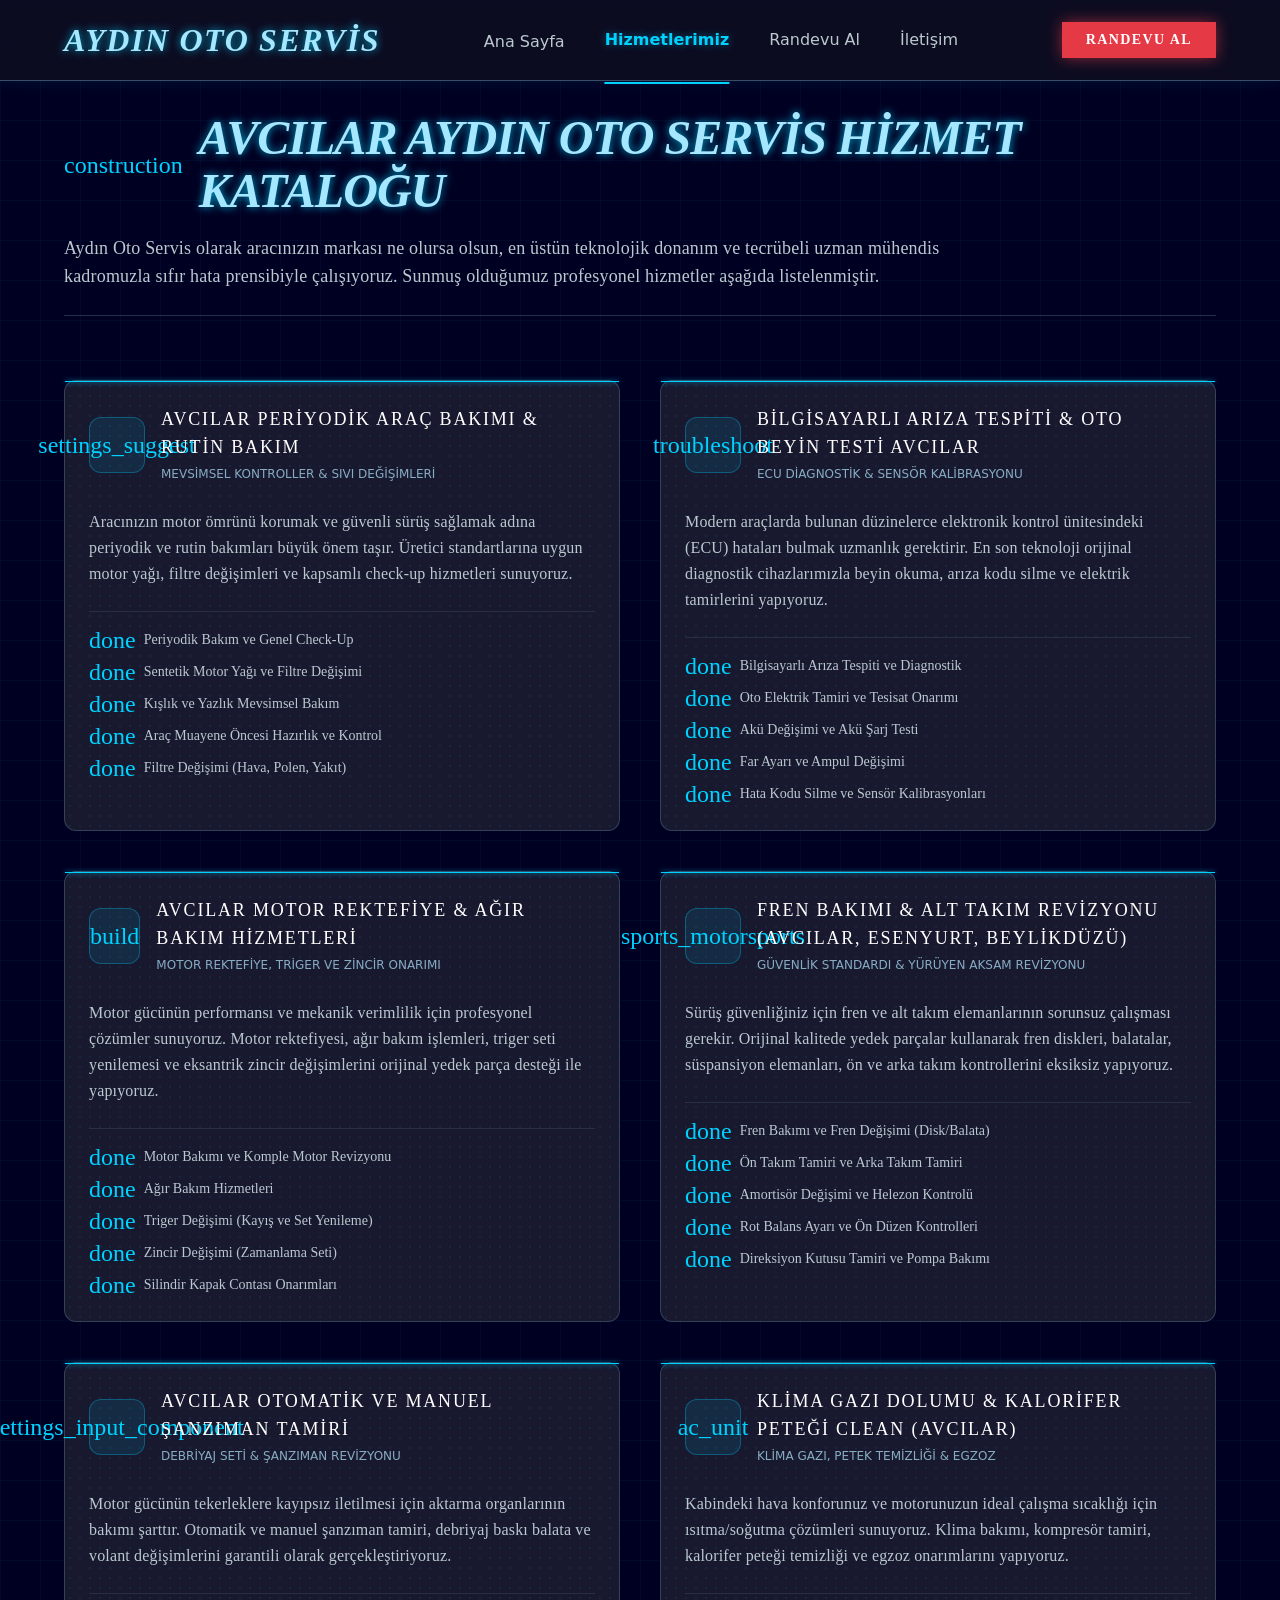
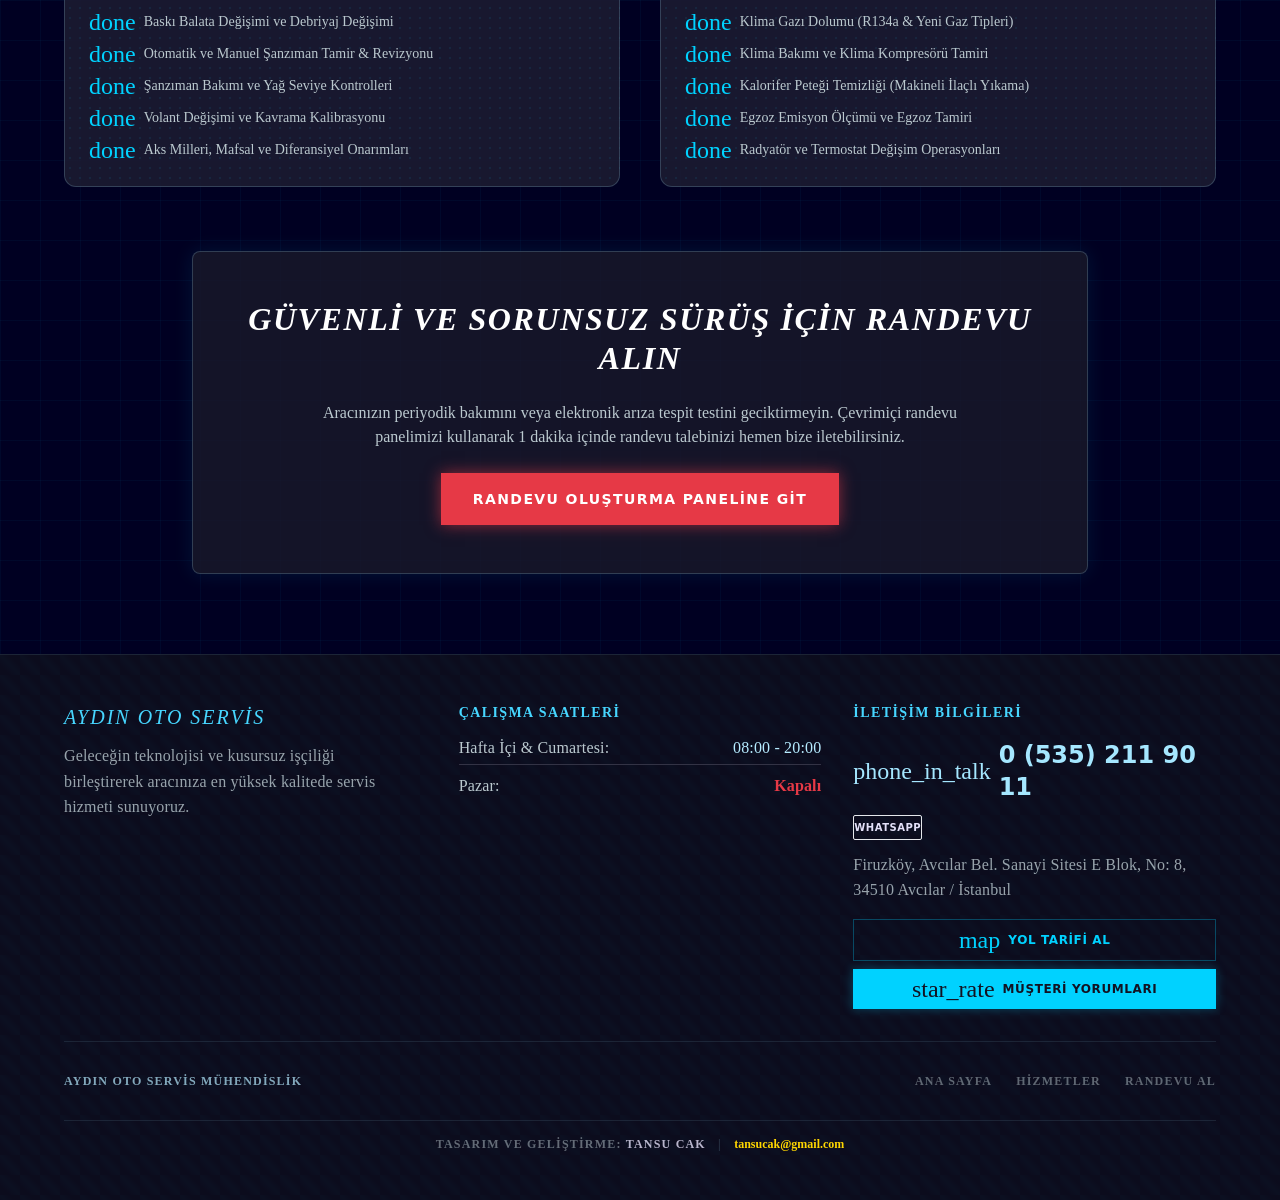
<file: hizmetler.html>
<!DOCTYPE html>
<html class="dark" lang="tr">
<head>
    <meta charset="utf-8"/>
    <meta content="width=device-width, initial-scale=1.0" name="viewport"/>
    <title>Araç Bakım &amp; Onarım Hizmetleri | Aydın Oto Servis Avcılar</title>
    
    <!-- Security & Canonical (Early enforcement) -->
    <meta http-equiv="Content-Security-Policy" content="default-src 'self'; script-src 'self'; style-src 'self' 'unsafe-inline' https://fonts.googleapis.com; font-src 'self' https://fonts.gstatic.com; img-src 'self' data: https:; frame-src 'self' https://www.google.com https://google.com;">
    <link rel="canonical" href="https://aydinotoservis.com.tr/hizmetler.html"/>

    <!-- Critical Resource Preconnects -->
    <link href="https://fonts.googleapis.com" rel="preconnect"/>
    <link crossorigin="" href="https://fonts.gstatic.com" rel="preconnect"/>
    
    <!-- Stylesheets (FCP Critical Path) -->
    <link href="css/tailwind.css" rel="stylesheet"/>
    <link href="https://fonts.googleapis.com/css2?family=Material+Symbols+Outlined:wght,FILL@100..700,0..1&display=swap" rel="stylesheet"/>
    <link href="https://fonts.googleapis.com/css2?family=Chivo:ital,wght@0,300..900;1,300..900&display=swap" rel="stylesheet"/>
    <link href="css/style.css" rel="stylesheet"/>
    
    <!-- Non-render-blocking Scripts -->
    <script src="js/main.js" defer></script>

    <!-- SEO Metadata (Non-render-blocking) -->
    <meta name="description" content="Aydın Oto Servis Avcılar, Beylikdüzü ve Esenyurt hizmet kataloğu: Bilgisayarlı arıza tespiti, motor rektefiye ve revizyonu, periyodik araç bakımı, disk-balata değişimi ve garantili şanzıman onarımı."/>
    <meta name="keywords" content="aydın oto servis, avcılar oto servis, araba bakımı avcılar, oto tamir"/>
    <meta name="robots" content="index, follow"/>
    
    <!-- Open Graph / Facebook -->
    <meta property="og:type" content="website"/>
    <meta property="og:url" content="https://aydinotoservis.com.tr/hizmetler.html"/>
    <meta property="og:title" content="Hizmetlerimiz - Aydın Oto Servis Avcılar"/>
    <meta property="og:description" content="Avcılar Aydın Oto Servis hizmet kataloğu: Bilgisayarlı arıza tespiti, motor revizyonu, periyodik araç bakımı, fren hidroliği, disk-balata değişimi ve şanzıman onarımı."/>
    <meta property="og:image" content="https://aydinotoservis.com.tr/images/service_maintenance.webp"/>

    <!-- Twitter -->
    <meta property="twitter:card" content="summary_large_image"/>
    <meta property="twitter:url" content="https://aydinotoservis.com.tr/hizmetler.html"/>
    <meta property="twitter:title" content="Hizmetlerimiz - Aydın Oto Servis Avcılar"/>
    <meta property="twitter:description" content="Avcılar Aydın Oto Servis hizmet kataloğu: Bilgisayarlı arıza tespiti, motor revizyonu, periyodik araç bakımı, fren hidroliği, disk-balata değişimi ve şanzıman onarımı."/>
    <meta property="twitter:image" content="https://aydinotoservis.com.tr/images/service_maintenance.webp"/>
    <script type="application/ld+json">
    {
      "@context": "https://schema.org",
      "@type": "BreadcrumbList",
      "itemListElement": [
        {
          "@type": "ListItem",
          "position": 1,
          "name": "Ana Sayfa",
          "item": "https://aydinotoservis.com.tr/"
        },
        {
          "@type": "ListItem",
          "position": 2,
          "name": "Hizmetlerimiz",
          "item": "https://aydinotoservis.com.tr/hizmetler.html"
        }
      ]
    }
    </script>
    <script type="application/ld+json">
    {
      "@context": "https://schema.org",
      "@type": "Service",
      "@id": "https://aydinotoservis.com.tr/hizmetler.html#service",
      "name": "Oto Servis, Bakım ve Onarım Hizmetleri",
      "serviceType": "Oto Servis ve Bakım",
      "provider": {
        "@type": "AutoRepair",
        "name": "Aydın Oto Servis",
        "url": "https://aydinotoservis.com.tr/",
        "telephone": "05352119011",
        "priceRange": "$$",
        "address": {
          "@type": "PostalAddress",
          "streetAddress": "Firuzköy, Avcılar Bel. Sanayi Sitesi E Blok, No: 8",
          "addressLocality": "Avcılar",
          "addressRegion": "İstanbul",
          "postalCode": "34510",
          "addressCountry": "TR"
        },
        "geo": {
          "@type": "GeoCoordinates",
          "latitude": 41.0118013,
          "longitude": 28.6963102
        }
      },
      "areaServed": {
        "@type": "AdministrativeArea",
        "name": "Avcılar, İstanbul"
      },
      "hasOfferCatalog": {
        "@type": "OfferCatalog",
        "name": "Aydın Oto Servis Hizmetleri",
        "itemListElement": [
          {
            "@type": "Offer",
            "itemOffered": {
              "@type": "Service",
              "name": "Periyodik ve Rutin Bakım",
              "description": "Araç motor sağlığını korumak adına üretici standartlarına uygun motor yağı, filtre değişimleri ve kapsamlı check-up hizmetleri."
            }
          },
          {
            "@type": "Offer",
            "itemOffered": {
              "@type": "Service",
              "name": "Elektronik ve Arıza Tespiti",
              "description": "En son teknoloji orijinal diagnostik cihazlarımızla beyin okuma, arıza kodu silme ve elektrik tamirleri."
            }
          },
          {
            "@type": "Offer",
            "itemOffered": {
              "@type": "Service",
              "name": "Motor ve Ağır Bakım",
              "description": "Motor rektefiyesi, ağır bakım işlemleri, triger seti yenilemesi ve eksantrik zincir değişimleri."
            }
          },
          {
            "@type": "Offer",
            "itemOffered": {
              "@type": "Service",
              "name": "Fren ve Alt Takım Onarımı",
              "description": "Orijinal kalitede yedek parçalarla fren diskleri, balatalar, süspansiyon elemanları ve alt takım kontrolleri."
            }
          },
          {
            "@type": "Offer",
            "itemOffered": {
              "@type": "Service",
              "name": "Şanzıman ve Güç Aktarımı",
              "description": "Otomatik ve manuel şanzıman tamiri, debriyaj baskı balata ve volant değişimleri."
            }
          },
          {
            "@type": "Offer",
            "itemOffered": {
              "@type": "Service",
              "name": "Isıtma, Soğutma ve İklimlendirme",
              "description": "Klima bakımı, kompresör tamiri, kalorifer peteği temizliği ve egzoz onarımları."
            }
          }
        ]
      }
    }
    </script>
</head>
<body class="antialiased min-h-screen flex flex-col font-sans bg-tech-grid">

    <!-- TopNavBar (Modular with semantic header) -->
    <header class="fixed top-0 w-full z-50">
        <nav class="w-full bg-surface-dim/70 dark:bg-surface-dim/70 backdrop-blur-xl border-b border-primary/20 dark:border-primary/30 shadow-[0_0_15px_rgba(0,210,255,0.1)] transition-all duration-300">
            <div class="flex justify-between items-center px-margin-mobile md:px-margin-desktop h-20 w-full max-w-container-max-width mx-auto">
                <!-- Brand Logotype -->
                <div class="flex items-center">
                    <a href="index.html" class="font-headline-lg text-headline-lg-mobile md:text-headline-lg text-primary dark:text-primary uppercase tracking-tighter italic glow-text">
                        AYDIN OTO SERVİS
                    </a>
                </div>
                
                <!-- Navigation Links (Desktop) -->
                <div class="hidden md:flex space-x-2 items-center h-full">
                    <a class="nav-link text-on-surface-variant dark:text-on-surface-variant hover:text-primary px-4 py-1 h-full flex items-center mt-1" href="index.html">Ana Sayfa</a>
                    <a class="nav-link text-primary dark:text-primary font-bold transition-all h-full flex items-center hover:bg-primary/10 duration-300 px-4 active" href="hizmetler.html">Hizmetlerimiz</a>
                    <a class="nav-link text-on-surface-variant dark:text-on-surface-variant hover:text-primary transition-all h-full flex items-center hover:bg-primary/10 duration-300 px-4" href="randevu.html">Randevu Al</a>
                    <a class="nav-link text-on-surface-variant dark:text-on-surface-variant hover:text-primary transition-all h-full flex items-center hover:bg-primary/10 duration-300 px-4" href="#footer">İletişim</a>
                </div>
                
                <!-- Mobile Menu Burger Indicator & CTA -->
                <div class="flex items-center gap-4">
                    <a href="randevu.html" class="hidden sm:flex items-center justify-center font-label-md text-label-md px-6 py-2 bg-[#E63946] text-white hover:bg-[#ff4d5a] hover:scale-105 active:scale-95 transition-all duration-300 uppercase tracking-widest shadow-[0_0_15px_rgba(230,57,70,0.6)]">
                        RANDEVU AL
                    </a>
                    <button id="mobile-menu-btn" aria-label="Mobil Menüyü Aç" class="md:hidden flex items-center justify-center text-primary focus:outline-none p-2 border border-primary/20 rounded">
                        <span class="material-symbols-outlined text-2xl">menu</span>
                    </button>
                </div>
            </div>
            
            <!-- Mobile Dropdown Menu -->
            <div id="mobile-menu" class="hidden md:hidden flex-col bg-[#121222]/95 border-b border-primary/20 px-6 py-4 gap-4 opacity-0 -translate-y-4 transition-all duration-300">
                <a class="text-on-surface-variant hover:text-primary py-2 border-b border-primary/10" href="index.html">Ana Sayfa</a>
                <a class="text-primary font-bold py-2 border-b border-primary/10" href="hizmetler.html">Hizmetlerimiz</a>
                <a class="text-on-surface-variant hover:text-primary py-2 border-b border-primary/10" href="randevu.html">Randevu Al</a>
                <a class="text-on-surface-variant hover:text-primary py-2" href="#footer">İletişim</a>
                <a href="randevu.html" class="w-full text-center py-3 bg-[#E63946] text-white font-bold uppercase tracking-widest mt-2 block shadow-[0_0_10px_rgba(230,57,70,0.4)]">
                    Randevu Al
                </a>
            </div>
        </nav>
    </header>

    <!-- Main Content Canvas -->
    <main class="flex-grow pt-28 pb-20 w-full max-w-container-max-width mx-auto px-margin-mobile md:px-margin-desktop flex flex-col gap-16">
        
        <!-- Page Header -->
        <section class="flex flex-col gap-4 border-b border-primary/20 pb-6">
            <div class="flex items-center gap-4">
                <span class="material-symbols-outlined material-symbols-filled text-primary-container text-4xl">construction</span>
                <h1 class="font-headline-xl text-3xl md:text-headline-xl text-primary glow-text uppercase tracking-wider italic">Avcılar Aydın Oto Servis Hizmet Kataloğu</h1>
            </div>
            <p class="font-body-lg text-body-lg text-on-surface-variant max-w-4xl">
                Aydın Oto Servis olarak aracınızın markası ne olursa olsun, en üstün teknolojik donanım ve tecrübeli uzman mühendis kadromuzla sıfır hata prensibiyle çalışıyoruz. Sunmuş olduğumuz profesyonel hizmetler aşağıda listelenmiştir.
            </p>
        </section>

        <!-- Services Detailed Catalog Grid (12px border-radius, generous gaps) -->
        <section class="grid grid-cols-1 md:grid-cols-2 gap-8 md:gap-10">
            
            <!-- Detailed Service 1: Periyodik ve Rutin Bakım -->
            <div class="bg-surface-container-high/60 backdrop-blur-xl border border-primary/20 rounded-[12px] p-6 sm:p-8 flex flex-col gap-6 hover:glow-border hover:scale-[1.01] transition-all duration-300 bg-hex-pattern group scanline-top relative">
                <div class="flex items-center gap-4">
                    <div class="w-14 h-14 rounded-full bg-primary-container/10 flex items-center justify-center border border-primary-container/30 group-hover:bg-primary-container/20 group-hover:border-primary-container transition-colors">
                        <span class="material-symbols-outlined material-symbols-filled text-primary-container text-2xl">settings_suggest</span>
                    </div>
                    <div>
                        <h2 class="font-label-md text-lg text-white uppercase tracking-widest">Avcılar Periyodik Araç Bakımı &amp; Rutin Bakım</h2>
                        <span class="text-xs text-primary-fixed opacity-70">MEVSİMSEL KONTROLLER & SIVI DEĞİŞİMLERİ</span>
                    </div>
                </div>
                
                <p class="font-body-md text-body-md text-on-surface-variant leading-relaxed">
                    Aracınızın motor ömrünü korumak ve güvenli sürüş sağlamak adına periyodik ve rutin bakımları büyük önem taşır. Üretici standartlarına uygun motor yağı, filtre değişimleri ve kapsamlı check-up hizmetleri sunuyoruz.
                </p>
                
                <div class="border-t border-primary/10 pt-4 flex flex-col gap-2 font-body-md text-sm text-on-surface-variant">
                    <div class="flex items-center gap-2">
                        <span class="material-symbols-outlined text-xs text-primary-container">done</span>
                        <span>Periyodik Bakım ve Genel Check-Up</span>
                    </div>
                    <div class="flex items-center gap-2">
                        <span class="material-symbols-outlined text-xs text-primary-container">done</span>
                        <span>Sentetik Motor Yağı ve Filtre Değişimi</span>
                    </div>
                    <div class="flex items-center gap-2">
                        <span class="material-symbols-outlined text-xs text-primary-container">done</span>
                        <span>Kışlık ve Yazlık Mevsimsel Bakım</span>
                    </div>
                    <div class="flex items-center gap-2">
                        <span class="material-symbols-outlined text-xs text-primary-container">done</span>
                        <span>Araç Muayene Öncesi Hazırlık ve Kontrol</span>
                    </div>
                    <div class="flex items-center gap-2">
                        <span class="material-symbols-outlined text-xs text-primary-container">done</span>
                        <span>Filtre Değişimi (Hava, Polen, Yakıt)</span>
                    </div>
                </div>
            </div>

            <!-- Detailed Service 2: Elektronik ve Arıza Tespiti -->
            <div class="bg-surface-container-high/60 backdrop-blur-xl border border-primary/20 rounded-[12px] p-6 sm:p-8 flex flex-col gap-6 hover:glow-border hover:scale-[1.01] transition-all duration-300 bg-hex-pattern group scanline-top relative">
                <div class="flex items-center gap-4">
                    <div class="w-14 h-14 rounded-full bg-primary-container/10 flex items-center justify-center border border-primary-container/30 group-hover:bg-primary-container/20 group-hover:border-primary-container transition-colors">
                        <span class="material-symbols-outlined material-symbols-filled text-primary-container text-2xl">troubleshoot</span>
                    </div>
                    <div>
                        <h2 class="font-label-md text-lg text-white uppercase tracking-widest">Bilgisayarlı Arıza Tespiti &amp; Oto Beyin Testi Avcılar</h2>
                        <span class="text-xs text-primary-fixed opacity-70">ECU DİAGNOSTİK & SENSÖR KALİBRASYONU</span>
                    </div>
                </div>
                
                <p class="font-body-md text-body-md text-on-surface-variant leading-relaxed">
                    Modern araçlarda bulunan düzinelerce elektronik kontrol ünitesindeki (ECU) hataları bulmak uzmanlık gerektirir. En son teknoloji orijinal diagnostik cihazlarımızla beyin okuma, arıza kodu silme ve elektrik tamirlerini yapıyoruz.
                </p>
                
                <div class="border-t border-primary/10 pt-4 flex flex-col gap-2 font-body-md text-sm text-on-surface-variant">
                    <div class="flex items-center gap-2">
                        <span class="material-symbols-outlined text-xs text-primary-container">done</span>
                        <span>Bilgisayarlı Arıza Tespiti ve Diagnostik</span>
                    </div>
                    <div class="flex items-center gap-2">
                        <span class="material-symbols-outlined text-xs text-primary-container">done</span>
                        <span>Oto Elektrik Tamiri ve Tesisat Onarımı</span>
                    </div>
                    <div class="flex items-center gap-2">
                        <span class="material-symbols-outlined text-xs text-primary-container">done</span>
                        <span>Akü Değişimi ve Akü Şarj Testi</span>
                    </div>
                    <div class="flex items-center gap-2">
                        <span class="material-symbols-outlined text-xs text-primary-container">done</span>
                        <span>Far Ayarı ve Ampul Değişimi</span>
                    </div>
                    <div class="flex items-center gap-2">
                        <span class="material-symbols-outlined text-xs text-primary-container">done</span>
                        <span>Hata Kodu Silme ve Sensör Kalibrasyonları</span>
                    </div>
                </div>
            </div>

            <!-- Detailed Service 3: Motor ve Ağır Bakım -->
            <div class="bg-surface-container-high/60 backdrop-blur-xl border border-primary/20 rounded-[12px] p-6 sm:p-8 flex flex-col gap-6 hover:glow-border hover:scale-[1.01] transition-all duration-300 bg-hex-pattern group scanline-top relative">
                <div class="flex items-center gap-4">
                    <div class="w-14 h-14 rounded-full bg-primary-container/10 flex items-center justify-center border border-primary-container/30 group-hover:bg-primary-container/20 group-hover:border-primary-container transition-colors">
                        <span class="material-symbols-outlined material-symbols-filled text-primary-container text-2xl">build</span>
                    </div>
                    <div>
                        <h2 class="font-label-md text-lg text-white uppercase tracking-widest">Avcılar Motor Rektefiye &amp; Ağır Bakım Hizmetleri</h2>
                        <span class="text-xs text-primary-fixed opacity-70">MOTOR REKTEFİYE, TRİGER VE ZİNCİR ONARIMI</span>
                    </div>
                </div>
                
                <p class="font-body-md text-body-md text-on-surface-variant leading-relaxed">
                    Motor gücünün performansı ve mekanik verimlilik için profesyonel çözümler sunuyoruz. Motor rektefiyesi, ağır bakım işlemleri, triger seti yenilemesi ve eksantrik zincir değişimlerini orijinal yedek parça desteği ile yapıyoruz.
                </p>
                
                <div class="border-t border-primary/10 pt-4 flex flex-col gap-2 font-body-md text-sm text-on-surface-variant">
                    <div class="flex items-center gap-2">
                        <span class="material-symbols-outlined text-xs text-primary-container">done</span>
                        <span>Motor Bakımı ve Komple Motor Revizyonu</span>
                    </div>
                    <div class="flex items-center gap-2">
                        <span class="material-symbols-outlined text-xs text-primary-container">done</span>
                        <span>Ağır Bakım Hizmetleri</span>
                    </div>
                    <div class="flex items-center gap-2">
                        <span class="material-symbols-outlined text-xs text-primary-container">done</span>
                        <span>Triger Değişimi (Kayış ve Set Yenileme)</span>
                    </div>
                    <div class="flex items-center gap-2">
                        <span class="material-symbols-outlined text-xs text-primary-container">done</span>
                        <span>Zincir Değişimi (Zamanlama Seti)</span>
                    </div>
                    <div class="flex items-center gap-2">
                        <span class="material-symbols-outlined text-xs text-primary-container">done</span>
                        <span>Silindir Kapak Contası Onarımları</span>
                    </div>
                </div>
            </div>

            <!-- Detailed Service 4: Fren ve Alt Takım Onarımı -->
            <div class="bg-surface-container-high/60 backdrop-blur-xl border border-primary/20 rounded-[12px] p-6 sm:p-8 flex flex-col gap-6 hover:glow-border hover:scale-[1.01] transition-all duration-300 bg-hex-pattern group scanline-top relative">
                <div class="flex items-center gap-4">
                    <div class="w-14 h-14 rounded-full bg-primary-container/10 flex items-center justify-center border border-primary-container/30 group-hover:bg-primary-container/20 group-hover:border-primary-container transition-colors">
                        <span class="material-symbols-outlined material-symbols-filled text-primary-container text-2xl">sports_motorsports</span>
                    </div>
                    <div>
                        <h2 class="font-label-md text-lg text-white uppercase tracking-widest">Fren Bakımı &amp; Alt Takım Revizyonu (Avcılar, Esenyurt, Beylikdüzü)</h2>
                        <span class="text-xs text-primary-fixed opacity-70">GÜVENLİK STANDARDI & YÜRÜYEN AKSAM REVİZYONU</span>
                    </div>
                </div>
                
                <p class="font-body-md text-body-md text-on-surface-variant leading-relaxed">
                    Sürüş güvenliğiniz için fren ve alt takım elemanlarının sorunsuz çalışması gerekir. Orijinal kalitede yedek parçalar kullanarak fren diskleri, balatalar, süspansiyon elemanları, ön ve arka takım kontrollerini eksiksiz yapıyoruz.
                </p>
                
                <div class="border-t border-primary/10 pt-4 flex flex-col gap-2 font-body-md text-sm text-on-surface-variant">
                    <div class="flex items-center gap-2">
                        <span class="material-symbols-outlined text-xs text-primary-container">done</span>
                        <span>Fren Bakımı ve Fren Değişimi (Disk/Balata)</span>
                    </div>
                    <div class="flex items-center gap-2">
                        <span class="material-symbols-outlined text-xs text-primary-container">done</span>
                        <span>Ön Takım Tamiri ve Arka Takım Tamiri</span>
                    </div>
                    <div class="flex items-center gap-2">
                        <span class="material-symbols-outlined text-xs text-primary-container">done</span>
                        <span>Amortisör Değişimi ve Helezon Kontrolü</span>
                    </div>
                    <div class="flex items-center gap-2">
                        <span class="material-symbols-outlined text-xs text-primary-container">done</span>
                        <span>Rot Balans Ayarı ve Ön Düzen Kontrolleri</span>
                    </div>
                    <div class="flex items-center gap-2">
                        <span class="material-symbols-outlined text-xs text-primary-container">done</span>
                        <span>Direksiyon Kutusu Tamiri ve Pompa Bakımı</span>
                    </div>
                </div>
            </div>

            <!-- Detailed Service 5: Şanzıman ve Güç Aktarımı -->
            <div class="bg-surface-container-high/60 backdrop-blur-xl border border-primary/20 rounded-[12px] p-6 sm:p-8 flex flex-col gap-6 hover:glow-border hover:scale-[1.01] transition-all duration-300 bg-hex-pattern group scanline-top relative">
                <div class="flex items-center gap-4">
                    <div class="w-14 h-14 rounded-full bg-primary-container/10 flex items-center justify-center border border-primary-container/30 group-hover:bg-primary-container/20 group-hover:border-primary-container transition-colors">
                        <span class="material-symbols-outlined material-symbols-filled text-primary-container text-2xl">settings_input_component</span>
                    </div>
                    <div>
                        <h2 class="font-label-md text-lg text-white uppercase tracking-widest">Avcılar Otomatik ve Manuel Şanzıman Tamiri</h2>
                        <span class="text-xs text-primary-fixed opacity-70">DEBRİYAJ SETİ & ŞANZIMAN REVİZYONU</span>
                    </div>
                </div>
                
                <p class="font-body-md text-body-md text-on-surface-variant leading-relaxed">
                    Motor gücünün tekerleklere kayıpsız iletilmesi için aktarma organlarının bakımı şarttır. Otomatik ve manuel şanzıman tamiri, debriyaj baskı balata ve volant değişimlerini garantili olarak gerçekleştiriyoruz.
                </p>
                
                <div class="border-t border-primary/10 pt-4 flex flex-col gap-2 font-body-md text-sm text-on-surface-variant">
                    <div class="flex items-center gap-2">
                        <span class="material-symbols-outlined text-xs text-primary-container">done</span>
                        <span>Baskı Balata Değişimi ve Debriyaj Değişimi</span>
                    </div>
                    <div class="flex items-center gap-2">
                        <span class="material-symbols-outlined text-xs text-primary-container">done</span>
                        <span>Otomatik ve Manuel Şanzıman Tamir & Revizyonu</span>
                    </div>
                    <div class="flex items-center gap-2">
                        <span class="material-symbols-outlined text-xs text-primary-container">done</span>
                        <span>Şanzıman Bakımı ve Yağ Seviye Kontrolleri</span>
                    </div>
                    <div class="flex items-center gap-2">
                        <span class="material-symbols-outlined text-xs text-primary-container">done</span>
                        <span>Volant Değişimi ve Kavrama Kalibrasyonu</span>
                    </div>
                    <div class="flex items-center gap-2">
                        <span class="material-symbols-outlined text-xs text-primary-container">done</span>
                        <span>Aks Milleri, Mafsal ve Diferansiyel Onarımları</span>
                    </div>
                </div>
            </div>

            <!-- Detailed Service 6: Isıtma, Soğutma ve İklimlendirme -->
            <div class="bg-surface-container-high/60 backdrop-blur-xl border border-primary/20 rounded-[12px] p-6 sm:p-8 flex flex-col gap-6 hover:glow-border hover:scale-[1.01] transition-all duration-300 bg-hex-pattern group scanline-top relative">
                <div class="flex items-center gap-4">
                    <div class="w-14 h-14 rounded-full bg-primary-container/10 flex items-center justify-center border border-primary-container/30 group-hover:bg-primary-container/20 group-hover:border-primary-container transition-colors">
                        <span class="material-symbols-outlined material-symbols-filled text-primary-container text-2xl">ac_unit</span>
                    </div>
                    <div>
                        <h2 class="font-label-md text-lg text-white uppercase tracking-widest">Klima Gazı Dolumu &amp; Kalorifer Peteği Clean (Avcılar)</h2>
                        <span class="text-xs text-primary-fixed opacity-70">KLİMA GAZI, PETEK TEMİZLİĞİ & EGZOZ</span>
                    </div>
                </div>
                
                <p class="font-body-md text-body-md text-on-surface-variant leading-relaxed">
                    Kabindeki hava konforunuz ve motorunuzun ideal çalışma sıcaklığı için ısıtma/soğutma çözümleri sunuyoruz. Klima bakımı, kompresör tamiri, kalorifer peteği temizliği ve egzoz onarımlarını yapıyoruz.
                </p>
                
                <div class="border-t border-primary/10 pt-4 flex flex-col gap-2 font-body-md text-sm text-on-surface-variant">
                    <div class="flex items-center gap-2">
                        <span class="material-symbols-outlined text-xs text-primary-container">done</span>
                        <span>Klima Gazı Dolumu (R134a & Yeni Gaz Tipleri)</span>
                    </div>
                    <div class="flex items-center gap-2">
                        <span class="material-symbols-outlined text-xs text-primary-container">done</span>
                        <span>Klima Bakımı ve Klima Kompresörü Tamiri</span>
                    </div>
                    <div class="flex items-center gap-2">
                        <span class="material-symbols-outlined text-xs text-primary-container">done</span>
                        <span>Kalorifer Peteği Temizliği (Makineli İlaçlı Yıkama)</span>
                    </div>
                    <div class="flex items-center gap-2">
                        <span class="material-symbols-outlined text-xs text-primary-container">done</span>
                        <span>Egzoz Emisyon Ölçümü ve Egzoz Tamiri</span>
                    </div>
                    <div class="flex items-center gap-2">
                        <span class="material-symbols-outlined text-xs text-primary-container">done</span>
                        <span>Radyatör ve Termostat Değişim Operasyonları</span>
                    </div>
                </div>
            </div>
        </section>

        <!-- Big CTA Section -->
        <section class="bg-surface-container-low/80 border border-primary/20 rounded-xl p-8 md:p-12 text-center flex flex-col items-center gap-6 max-w-4xl mx-auto shadow-[0_0_20px_rgba(0,210,255,0.1)]">
            <h2 class="font-headline-lg text-2xl md:text-headline-lg text-white uppercase italic">Güvenli ve Sorunsuz Sürüş İçin Randevu Alın</h2>
            <p class="font-body-md text-on-surface-variant max-w-2xl">
                Aracınızın periyodik bakımını veya elektronik arıza tespit testini geciktirmeyin. Çevrimiçi randevu panelimizi kullanarak 1 dakika içinde randevu talebinizi hemen bize iletebilirsiniz.
            </p>
            <a href="randevu.html" class="px-8 py-4 bg-[#E63946] text-white hover:bg-[#ff4d5a] hover:scale-105 active:scale-95 transition-all duration-300 uppercase tracking-widest font-bold text-sm shadow-[0_0_15px_rgba(230,57,70,0.6)]">
                RANDEVU OLUŞTURMA PANELİNE GİT
            </a>
        </section>

    </main>

    <!-- Footer -->
    <footer id="footer" class="w-full py-12 bg-surface-container-lowest dark:bg-surface-container-lowest border-t border-primary/10 bg-[linear-gradient(45deg,transparent_25%,rgba(0,210,255,0.02)_50%,transparent_75%)] bg-[length:20px_20px]">
        <div class="px-margin-mobile md:px-margin-desktop w-full max-w-container-max-width mx-auto flex flex-col gap-8">
            <div class="grid grid-cols-1 md:grid-cols-3 gap-8 border-b border-primary/10 pb-8 w-full">
                <!-- Column 1: Brand -->
                <div class="flex flex-col gap-3">
                    <span class="font-headline-lg text-primary dark:text-primary-fixed-dim text-xl tracking-widest uppercase italic">AYDIN OTO SERVİS</span>
                    <p class="font-body-md text-body-md text-on-surface-variant opacity-80 max-w-xs">
                        Geleceğin teknolojisi ve kusursuz işçiliği birleştirerek aracınıza en yüksek kalitede servis hizmeti sunuyoruz.
                    </p>
                </div>
                <!-- Column 2: Çalışma Saatleri -->
                <div class="flex flex-col gap-3">
                    <span class="font-label-md text-label-md text-primary-fixed-dim uppercase tracking-widest">ÇALIŞMA SAATLERİ</span>
                    <div class="font-body-md text-body-md text-on-surface-variant flex flex-col gap-1">
                        <p class="flex justify-between border-b border-surface-variant pb-1"><span>Hafta İçi & Cumartesi:</span> <span class="text-primary-fixed">08:00 - 20:00</span></p>
                        <p class="flex justify-between pt-1"><span>Pazar:</span> <span class="text-[#E63946] font-bold">Kapalı</span></p>
                    </div>
                </div>
                <!-- Column 3: İletişim Bilgileri -->
                <div class="flex flex-col gap-3">
                    <span class="font-label-md text-label-md text-primary-fixed-dim uppercase tracking-widest">İLETİŞİM BİLGİLERİ</span>
                    <div class="flex flex-col gap-2">
                        <div class="flex items-center gap-3 flex-wrap mt-1">
                            <a href="tel:05352119011" class="text-xl md:text-2xl font-extrabold text-primary hover:text-white transition-all duration-300 flex items-center gap-2">
                                <span class="material-symbols-outlined text-primary">phone_in_talk</span> 0 (535) 211 90 11
                            </a>
                            <a href="https://wa.me/905352119011" target="_blank" rel="noopener" class="flex items-center gap-1.5 text-[10px] font-bold uppercase tracking-wider px-2.5 py-1 bg-[#25D366]/10 border border-[#25D366]/30 text-[#25D366] hover:bg-[#25D366]/20 transition-all duration-300 rounded-sm" title="WhatsApp ile İletişime Geçin">
                                <svg class="w-3.5 h-3.5 fill-current" viewBox="0 0 24 24" xmlns="http://www.w3.org/2000/svg">
                                    <path d="M17.472 14.382c-.297-.149-1.758-.867-2.03-.967-.273-.099-.471-.148-.67.15-.197.297-.767.966-.94 1.164-.173.199-.347.223-.644.075-.297-.15-1.255-.463-2.39-1.475-.883-.788-1.48-1.761-1.653-2.059-.173-.297-.018-.458.13-.606.134-.133.298-.347.446-.52.149-.174.198-.298.298-.497.099-.198.05-.371-.025-.52-.075-.149-.669-1.612-.916-2.207-.242-.579-.487-.5-.669-.51-.173-.008-.371-.01-.57-.01-.198 0-.52.074-.792.372-.272.297-1.04 1.016-1.04 2.479 0 1.462 1.065 2.875 1.213 3.074.149.198 2.096 3.2 5.077 4.487.709.306 1.262.489 1.694.625.712.227 1.36.195 1.871.118.571-.085 1.758-.719 2.006-1.413.248-.694.248-1.289.173-1.413-.074-.124-.272-.198-.57-.347m-5.421 7.403h-.004a9.87 9.87 0 01-5.031-1.378l-.361-.214-3.741.982.998-3.648-.235-.374a9.86 9.86 0 01-1.51-5.26c.001-5.45 4.436-9.884 9.888-9.884 2.64 0 5.122 1.03 6.988 2.898a9.825 9.825 0 012.893 6.994c-.003 5.45-4.437 9.884-9.885 9.884m8.413-18.297A11.815 11.815 0 0012.05 0C5.495 0 .16 5.335.157 11.892c0 2.096.547 4.142 1.588 5.945L0 24l6.335-1.662c1.746.953 3.71 1.455 5.705 1.455h.008c6.56 0 11.89-5.335 11.893-11.893a11.821 11.821 0 00-3.48-8.413z"/>
                                </svg>
                                WhatsApp
                            </a>
                        </div>
                        <p class="font-body-md text-body-md text-on-surface-variant opacity-80 mt-1">
                            Firuzköy, Avcılar Bel. Sanayi Sitesi E Blok, No: 8, 34510 Avcılar / İstanbul
                        </p>
                        <!-- GMB Actions -->
                        <div class="flex flex-col sm:flex-row gap-2 mt-2">
                            <a href="https://maps.app.goo.gl/xyHTuG7GuMg2Aqmh8" 
                               target="_blank" rel="noopener"
                               class="flex items-center justify-center gap-2 px-4 py-2 btn-gmb-outline text-xs font-bold uppercase tracking-wider transition-all duration-300">
                                <span class="material-symbols-outlined text-sm">map</span> Yol Tarifi Al
                            </a>
                            <a href="https://maps.app.goo.gl/SxiFotY4CgdyWAop6" 
                               target="_blank" rel="noopener"
                               class="flex items-center justify-center gap-2 px-4 py-2 btn-gmb-filled text-xs font-bold uppercase tracking-wider transition-all duration-300">
                                <span class="material-symbols-outlined text-sm">star_rate</span> Müşteri Yorumları
                            </a>
                        </div>
                    </div>
                </div>
            </div>
            <div class="flex flex-col md:flex-row justify-between items-center gap-4 w-full">
                <span class="font-label-sm text-label-sm tracking-widest text-primary dark:text-primary-fixed opacity-70">AYDIN OTO SERVİS MÜHENDİSLİK</span>
                <div class="flex gap-6">
                    <a class="font-label-sm text-label-sm tracking-widest text-on-surface-variant/60 uppercase hover:text-secondary-fixed transition-colors duration-200 opacity-80 hover:opacity-100" href="index.html">Ana Sayfa</a>
                    <a class="font-label-sm text-label-sm tracking-widest text-on-surface-variant/60 uppercase hover:text-secondary-fixed transition-colors duration-200 opacity-80 hover:opacity-100" href="hizmetler.html">Hizmetler</a>
                    <a class="font-label-sm text-label-sm tracking-widest text-on-surface-variant/60 uppercase hover:text-secondary-fixed transition-colors duration-200 opacity-80 hover:opacity-100" href="randevu.html">Randevu Al</a>
                </div>
            </div>
            <div class="flex justify-center items-center w-full border-t border-primary/10 pt-4 text-center">
                <p class="font-label-sm text-label-sm tracking-widest text-on-surface-variant/50 uppercase">
                    Tasarım ve Geliştirme: <strong class="text-on-surface/80 font-bold">Tansu Cak</strong> <span class="mx-2 text-primary/20">|</span> <a href="mailto:tansucak@gmail.com" class="text-[#FFD700] hover:text-[#ffd700]/80 transition-colors duration-200 lowercase tracking-normal">tansucak@gmail.com</a>
                </p>
            </div>
        </div>
    </footer>
</body>
</html>
</file>
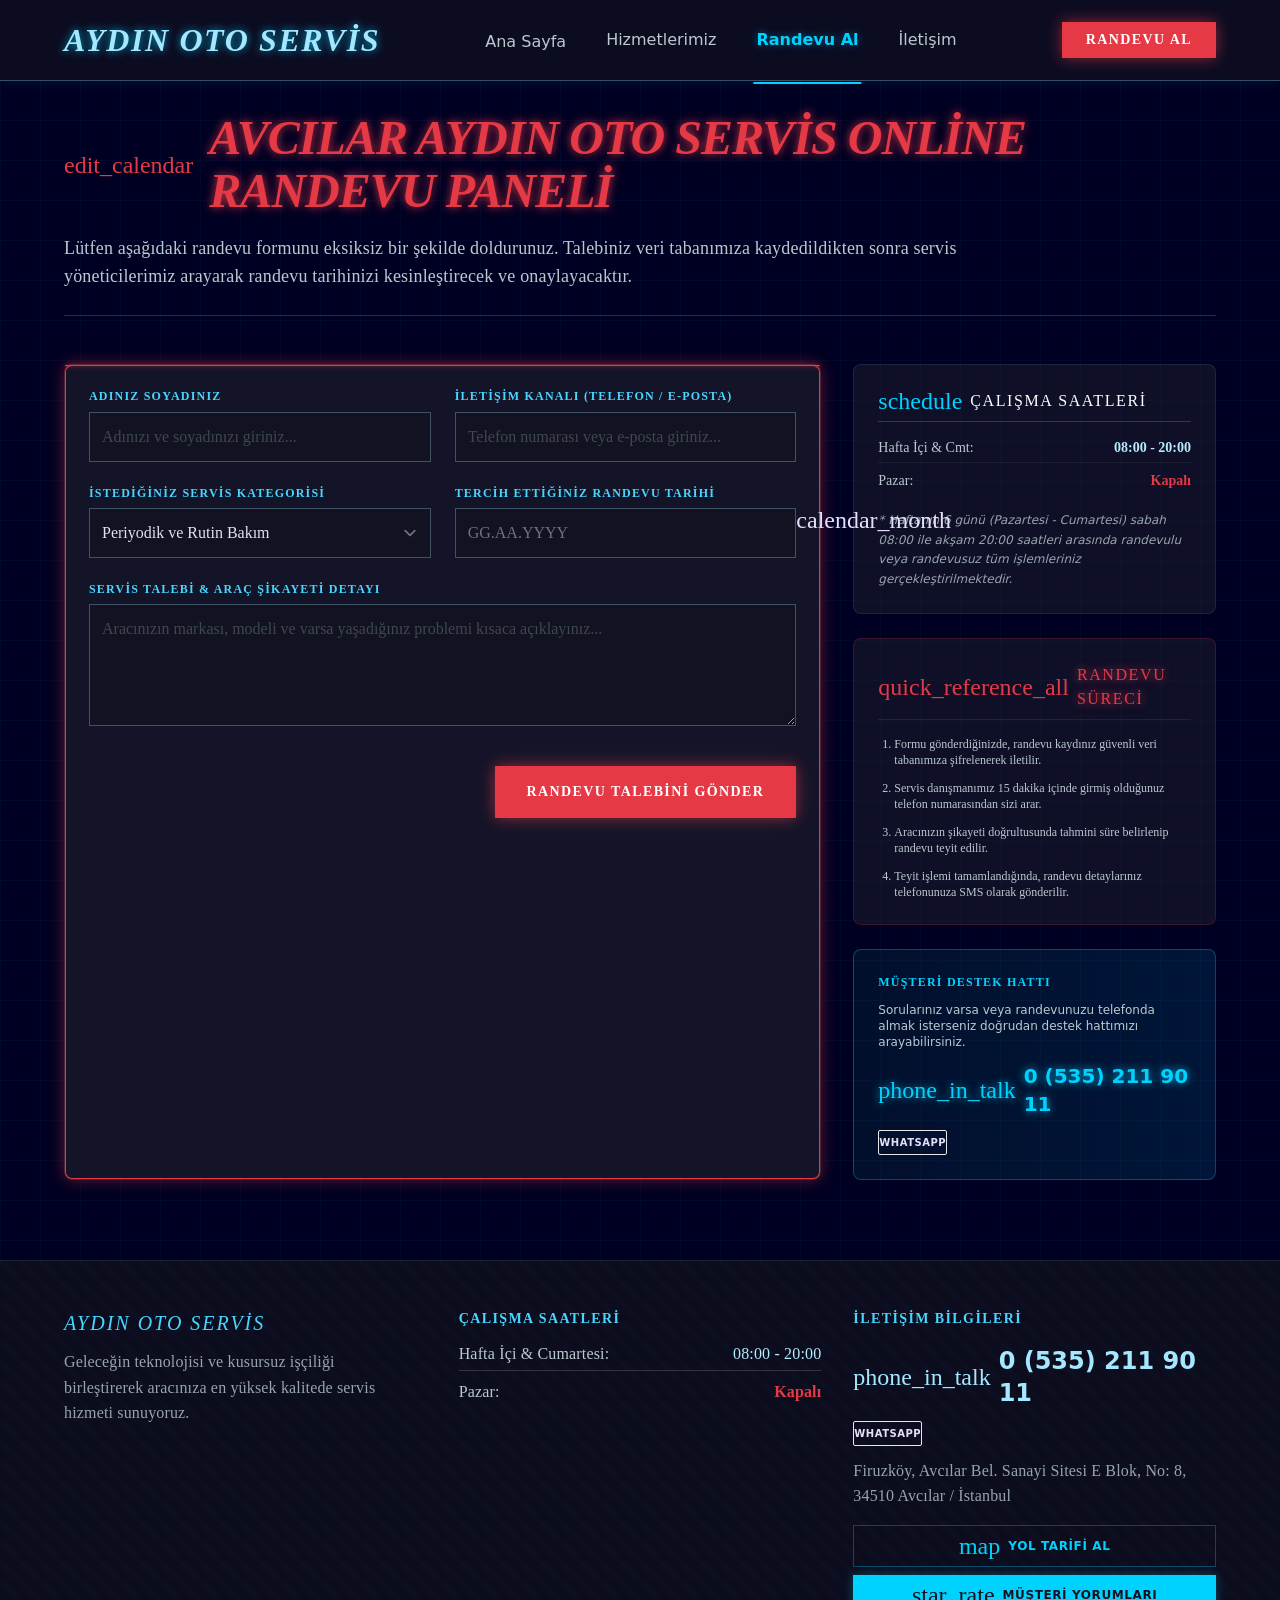
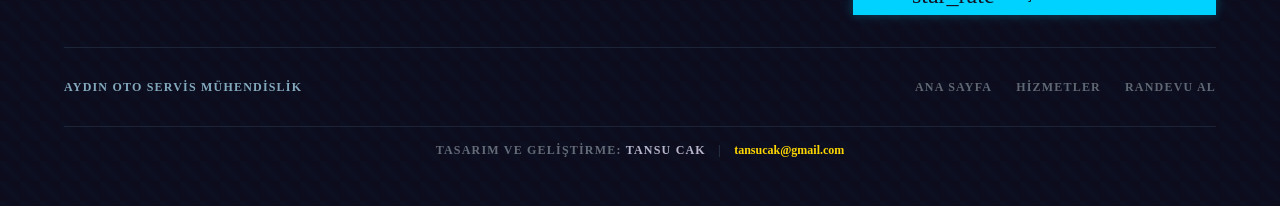
<file: randevu.html>
<!DOCTYPE html>
<html class="dark" lang="tr">
<head>
    <meta charset="utf-8"/>
    <meta content="width=device-width, initial-scale=1.0" name="viewport"/>
    <title>Online Randevu Paneli - Aydın Oto Servis Avcılar</title>
    
    <!-- Security & Canonical (Early enforcement) -->
    <meta http-equiv="Content-Security-Policy" content="default-src 'self'; script-src 'self'; style-src 'self' 'unsafe-inline' https://fonts.googleapis.com; font-src 'self' https://fonts.gstatic.com; img-src 'self' data: https:; frame-src 'self' https://www.google.com https://google.com;">
    <link rel="canonical" href="https://aydinotoservis.com.tr/randevu.html"/>

    <!-- Critical Resource Preconnects -->
    <link href="https://fonts.googleapis.com" rel="preconnect"/>
    <link crossorigin="" href="https://fonts.gstatic.com" rel="preconnect"/>
    
    <!-- Stylesheets (FCP Critical Path) -->
    <link href="css/tailwind.css" rel="stylesheet"/>
    <link href="https://fonts.googleapis.com/css2?family=Material+Symbols+Outlined:wght,FILL@100..700,0..1&display=swap" rel="stylesheet"/>
    <link href="https://fonts.googleapis.com/css2?family=Chivo:ital,wght@0,300..900;1,300..900&display=swap" rel="stylesheet"/>
    <link href="css/style.css" rel="stylesheet"/>
    
    <!-- Non-render-blocking Scripts -->
    <script src="js/main.js" defer></script>

    <!-- SEO Metadata (Non-render-blocking) -->
    <meta name="description" content="Aydın Oto Servis çevrimiçi randevu alma sayfası. Aracınız için periyodik bakım, bilgisayarlı arıza tespiti ve mekanik onarım randevunuzu hızlıca oluşturun."/>
    <meta name="keywords" content="aydın oto servis randevu, avcılar oto servis randevu, oto bakım randevu"/>
    <meta name="robots" content="index, follow"/>
    
    <!-- Open Graph / Facebook -->
    <meta property="og:type" content="website"/>
    <meta property="og:url" content="https://aydinotoservis.com.tr/randevu.html"/>
    <meta property="og:title" content="Online Randevu Paneli - Aydın Oto Servis Avcılar"/>
    <meta property="og:description" content="Aydın Oto Servis çevrimiçi randevu alma sayfası. Aracınız için periyodik bakım, bilgisayarlı arıza tespiti ve mekanik onarım randevunuzu hızlıca oluşturun."/>
    <meta property="og:image" content="https://aydinotoservis.com.tr/images/service_maintenance.webp"/>

    <!-- Twitter -->
    <meta property="twitter:card" content="summary_large_image"/>
    <meta property="twitter:url" content="https://aydinotoservis.com.tr/randevu.html"/>
    <meta property="twitter:title" content="Online Randevu Paneli - Aydın Oto Servis Avcılar"/>
    <meta property="twitter:description" content="Aydın Oto Servis çevrimiçi randevu alma sayfası. Aracınız için periyodik bakım, bilgisayarlı arıza tespiti ve mekanik onarım randevunuzu hızlıca oluşturun."/>
    <meta property="twitter:image" content="https://aydinotoservis.com.tr/images/service_maintenance.webp"/>
    <script type="application/ld+json">
    {
      "@context": "https://schema.org",
      "@type": "BreadcrumbList",
      "itemListElement": [
        {
          "@type": "ListItem",
          "position": 1,
          "name": "Ana Sayfa",
          "item": "https://aydinotoservis.com.tr/"
        },
        {
          "@type": "ListItem",
          "position": 2,
          "name": "Randevu Al",
          "item": "https://aydinotoservis.com.tr/randevu.html"
        }
      ]
    }
    </script>
</head>
<body class="antialiased min-h-screen flex flex-col font-sans bg-tech-grid">

    <!-- TopNavBar (Modular with semantic header) -->
    <header class="fixed top-0 w-full z-50">
        <nav class="w-full bg-surface-dim/70 dark:bg-surface-dim/70 backdrop-blur-xl border-b border-primary/20 dark:border-primary/30 shadow-[0_0_15px_rgba(0,210,255,0.1)] transition-all duration-300">
            <div class="flex justify-between items-center px-margin-mobile md:px-margin-desktop h-20 w-full max-w-container-max-width mx-auto">
                <!-- Brand Logotype -->
                <div class="flex items-center">
                    <a href="index.html" class="font-headline-lg text-headline-lg-mobile md:text-headline-lg text-primary dark:text-primary uppercase tracking-tighter italic glow-text">
                        AYDIN OTO SERVİS
                    </a>
                </div>
                
                <!-- Navigation Links (Desktop) -->
                <div class="hidden md:flex space-x-2 items-center h-full">
                    <a class="nav-link text-on-surface-variant dark:text-on-surface-variant hover:text-primary px-4 py-1 h-full flex items-center mt-1" href="index.html">Ana Sayfa</a>
                    <a class="nav-link text-on-surface-variant dark:text-on-surface-variant hover:text-primary transition-all h-full flex items-center hover:bg-primary/10 duration-300 px-4" href="hizmetler.html">Hizmetlerimiz</a>
                    <a class="nav-link text-primary dark:text-primary font-bold transition-all h-full flex items-center hover:bg-primary/10 duration-300 px-4 active" href="randevu.html">Randevu Al</a>
                    <a class="nav-link text-on-surface-variant dark:text-on-surface-variant hover:text-primary transition-all h-full flex items-center hover:bg-primary/10 duration-300 px-4" href="#footer">İletişim</a>
                </div>
                
                <!-- Mobile Menu Burger Indicator & CTA -->
                <div class="flex items-center gap-4">
                    <a href="randevu.html" class="hidden sm:flex items-center justify-center font-label-md text-label-md px-6 py-2 bg-[#E63946] text-white hover:bg-[#ff4d5a] hover:scale-105 active:scale-95 transition-all duration-300 uppercase tracking-widest shadow-[0_0_15px_rgba(230,57,70,0.6)]">
                        RANDEVU AL
                    </a>
                    <button id="mobile-menu-btn" aria-label="Mobil Menüyü Aç" class="md:hidden flex items-center justify-center text-primary focus:outline-none p-2 border border-primary/20 rounded">
                        <span class="material-symbols-outlined text-2xl">menu</span>
                    </button>
                </div>
            </div>
            
            <!-- Mobile Dropdown Menu -->
            <div id="mobile-menu" class="hidden md:hidden flex-col bg-[#121222]/95 border-b border-primary/20 px-6 py-4 gap-4 opacity-0 -translate-y-4 transition-all duration-300">
                <a class="text-on-surface-variant hover:text-primary py-2 border-b border-primary/10" href="index.html">Ana Sayfa</a>
                <a class="text-on-surface-variant hover:text-primary py-2 border-b border-primary/10" href="hizmetler.html">Hizmetlerimiz</a>
                <a class="text-primary font-bold py-2 border-b border-primary/10" href="randevu.html">Randevu Al</a>
                <a class="text-on-surface-variant hover:text-primary py-2" href="#footer">İletişim</a>
                <a href="randevu.html" class="w-full text-center py-3 bg-[#E63946] text-white font-bold uppercase tracking-widest mt-2 block shadow-[0_0_10px_rgba(230,57,70,0.4)]">
                    Randevu Al
                </a>
            </div>
        </nav>
    </header>

    <!-- Main Content Canvas -->
    <main class="flex-grow pt-28 pb-20 w-full max-w-container-max-width mx-auto px-margin-mobile md:px-margin-desktop flex flex-col gap-12">
        
        <!-- Page Header -->
        <section class="flex flex-col gap-4 border-b border-primary/20 pb-6">
            <div class="flex items-center gap-4">
                <span class="material-symbols-outlined material-symbols-filled text-[#E63946] text-4xl">edit_calendar</span>
                <h1 class="font-headline-xl text-3xl md:text-headline-xl text-[#E63946] glow-text-red uppercase tracking-wider italic">Avcılar Aydın Oto Servis Online Randevu Paneli</h1>
            </div>
            <p class="font-body-lg text-body-lg text-on-surface-variant max-w-4xl">
                Lütfen aşağıdaki randevu formunu eksiksiz bir şekilde doldurunuz. Talebiniz veri tabanımıza kaydedildikten sonra servis yöneticilerimiz arayarak randevu tarihinizi kesinleştirecek ve onaylayacaktır.
            </p>
        </section>

        <!-- Dynamic Scheduling HUD Dashboard (Form + Details) -->
        <section class="grid grid-cols-1 lg:grid-cols-12 gap-8 items-stretch">
            
            <!-- Left Side: Interactive HUD Booking Form -->
            <div class="lg:col-span-8 bg-surface-container-low/80 border border-[#E63946]/30 rounded-xl p-6 sm:p-8 backdrop-blur-lg glow-border-red scanline-top-red">
                <form id="booking-form" class="flex flex-col gap-6" novalidate>
                    <div class="grid grid-cols-1 md:grid-cols-2 gap-6">
                        <!-- Client Name -->
                        <div class="flex flex-col gap-2">
                            <label for="client-name" class="font-label-sm text-label-sm text-primary-fixed-dim uppercase tracking-widest">Adınız Soyadınız</label>
                            <input id="client-name" class="bg-surface-dim border-b border-primary/30 focus:border-[#E63946] focus:ring-0 text-on-background font-body-md p-3 transition-colors placeholder:text-outline-variant" autocomplete="name" placeholder="Adınızı ve soyadınızı giriniz..." type="text" title="Adınız Soyadınız" required/>
                        </div>
                        <!-- Contact Info -->
                        <div class="flex flex-col gap-2">
                            <label for="client-contact" class="font-label-sm text-label-sm text-primary-fixed-dim uppercase tracking-widest">İletişim Kanalı (Telefon / E-posta)</label>
                            <input id="client-contact" class="bg-surface-dim border-b border-primary/30 focus:border-[#E63946] focus:ring-0 text-on-background font-body-md p-3 transition-colors placeholder:text-outline-variant" autocomplete="email" placeholder="Telefon numarası veya e-posta giriniz..." type="text" title="İletişim Kanalı" required/>
                        </div>
                    </div>
                    
                    <div class="grid grid-cols-1 md:grid-cols-2 gap-6">
                        <!-- Service Category -->
                        <div class="flex flex-col gap-2">
                            <label for="service-category" class="font-label-sm text-label-sm text-primary-fixed-dim uppercase tracking-widest">İstediğiniz Servis Kategorisi</label>
                            <select id="service-category" class="bg-surface-dim border-b border-primary/30 focus:border-[#E63946] focus:ring-0 text-on-background font-body-md p-3 transition-colors" title="İstediğiniz Servis Kategorisi">
                                <option class="bg-surface-dim text-on-surface">Periyodik ve Rutin Bakım</option>
                                <option class="bg-surface-dim text-on-surface">Elektronik ve Arıza Tespiti</option>
                                <option class="bg-surface-dim text-on-surface">Motor ve Ağır Bakım Hizmetleri</option>
                                <option class="bg-surface-dim text-on-surface">Fren ve Alt Takım Onarımı</option>
                                <option class="bg-surface-dim text-on-surface">Şanzıman ve Güç Aktarımı</option>
                                <option class="bg-surface-dim text-on-surface">Isıtma, Soğutma ve İklimlendirme</option>
                            </select>
                        </div>
                        <!-- Appointment Date (Dynamic HUD picker) -->
                        <div class="flex flex-col gap-2 relative">
                            <label for="service-date" class="font-label-sm text-label-sm text-primary-fixed-dim uppercase tracking-widest">Tercih Ettiğiniz Randevu Tarihi</label>
                            <div class="relative">
                                <input id="service-date" class="w-full bg-surface-dim border-b border-primary/30 focus:border-[#E63946] focus:ring-0 text-on-background font-body-md p-3 transition-colors text-white cursor-pointer" type="text" placeholder="GG.AA.YYYY" title="Tercih Ettiğiniz Randevu Tarihi" readonly required/>
                                <span class="material-symbols-outlined absolute right-3 top-1/2 -translate-y-1/2 text-primary/60 pointer-events-none">calendar_month</span>
                            </div>
                            <!-- Custom HUD Calendar Panel -->
                            <div id="hud-calendar" class="hidden absolute left-0 right-0 top-full mt-2 z-50 bg-[#121222]/95 border border-[#E63946]/40 rounded-xl p-4 backdrop-blur-xl shadow-[0_10px_30px_rgba(230,57,70,0.2)] glow-border-red">
                                <!-- Calendar Header -->
                                <div class="flex justify-between items-center mb-4 border-b border-primary/10 pb-2">
                                    <button type="button" id="cal-prev-btn" class="p-1 hover:bg-primary/10 text-primary hover:text-white transition-colors flex items-center justify-center rounded">
                                        <span class="material-symbols-outlined text-sm">chevron_left</span>
                                    </button>
                                    <div class="flex gap-1 items-center">
                                        <select id="cal-month-select" class="cal-header-select" title="Ay Seçin"></select>
                                        <select id="cal-year-select" class="cal-header-select" title="Yıl Seçin"></select>
                                    </div>
                                    <button type="button" id="cal-next-btn" class="p-1 hover:bg-primary/10 text-primary hover:text-white transition-colors flex items-center justify-center rounded">
                                        <span class="material-symbols-outlined text-sm">chevron_right</span>
                                    </button>
                                </div>
                                <!-- Week Days -->
                                <div class="grid grid-cols-7 gap-1 text-center font-label-sm text-[10px] text-primary-fixed-dim uppercase tracking-widest mb-2">
                                    <span>Pt</span><span>Sa</span><span>Ça</span><span>Pe</span><span>Cu</span><span>Ct</span><span>Pa</span>
                                </div>
                                <!-- Days Grid -->
                                <div id="cal-days-grid" class="grid grid-cols-7 gap-1 text-center text-xs">
                                    <!-- Days dynamically loaded by JS -->
                                </div>
                            </div>
                        </div>
                    </div>
                    
                    <!-- Problem details -->
                    <div class="flex flex-col gap-2">
                        <label for="service-details" class="font-label-sm text-label-sm text-primary-fixed-dim uppercase tracking-widest">Servis Talebi & Araç Şikayeti Detayı</label>
                        <textarea id="service-details" class="bg-surface-dim border-b border-primary/30 focus:border-[#E63946] focus:ring-0 text-on-background font-body-md p-3 transition-colors placeholder:text-outline-variant" placeholder="Aracınızın markası, modeli ve varsa yaşadığınız problemi kısaca açıklayınız..." title="Servis Talebi Detayı" rows="4"></textarea>
                    </div>
                    
                    <button id="submit-booking-btn" class="mt-4 font-label-md text-label-md px-8 py-4 bg-[#E63946] text-white hover:bg-[#ff4d5a] hover:scale-105 active:scale-95 transition-all duration-300 uppercase tracking-widest w-full md:w-auto self-end shadow-[0_0_15px_rgba(230,57,70,0.6)]" type="submit">
                        Randevu Talebini Gönder
                    </button>
                </form>
            </div>

            <!-- Right Side: Scheduling Policy & HUD Info Panel -->
            <div class="lg:col-span-4 flex flex-col gap-6 justify-between items-stretch">
                <!-- Info block 1: Work Hours -->
                <div class="bg-surface-container/50 border border-primary/10 rounded-xl p-6 flex flex-col gap-4">
                    <div class="flex items-center gap-2 border-b border-primary/20 pb-2">
                        <span class="material-symbols-outlined text-[#00d2ff]">schedule</span>
                        <h3 class="font-label-md text-white uppercase tracking-widest">Çalışma Saatleri</h3>
                    </div>
                    <div class="font-body-md text-sm text-on-surface-variant flex flex-col gap-2">
                        <p class="flex justify-between border-b border-surface-variant/40 pb-1"><span>Hafta İçi & Cmt:</span> <span class="text-primary-fixed font-bold">08:00 - 20:00</span></p>
                        <p class="flex justify-between pb-1"><span>Pazar:</span> <span class="text-[#E63946] font-bold">Kapalı</span></p>
                    </div>
                    <p class="text-xs text-on-surface-variant/80 italic leading-relaxed">
                        * Haftanın 6 günü (Pazartesi - Cumartesi) sabah 08:00 ile akşam 20:00 saatleri arasında randevulu veya randevusuz tüm işlemleriniz gerçekleştirilmektedir.
                    </p>
                </div>
                
                <!-- Info block 2: System status details -->
                <div class="bg-surface-container/50 border border-[#E63946]/20 rounded-xl p-6 flex flex-col gap-4">
                    <div class="flex items-center gap-2 border-b border-[#E63946]/20 pb-2">
                        <span class="material-symbols-outlined text-[#E63946]">quick_reference_all</span>
                        <h3 class="font-label-md text-[#E63946] glow-text-red uppercase tracking-widest">Randevu Süreci</h3>
                    </div>
                    <ul class="font-body-md text-xs text-on-surface-variant flex flex-col gap-3 list-decimal pl-4">
                        <li>Formu gönderdiğinizde, randevu kaydınız güvenli veri tabanımıza şifrelenerek iletilir.</li>
                        <li>Servis danışmanımız 15 dakika içinde girmiş olduğunuz telefon numarasından sizi arar.</li>
                        <li>Aracınızın şikayeti doğrultusunda tahmini süre belirlenip randevu teyit edilir.</li>
                        <li>Teyit işlemi tamamlandığında, randevu detaylarınız telefonunuza SMS olarak gönderilir.</li>
                    </ul>
                </div>

                <!-- Action hotline visual block -->
                <div class="bg-gradient-to-r from-cyan-950/30 to-[#00d2ff]/10 border border-[#00d2ff]/30 rounded-xl p-6 flex flex-col gap-3">
                    <span class="font-label-sm text-xs text-[#00d2ff] font-bold uppercase tracking-widest">MÜŞTERİ DESTEK HATTI</span>
                    <p class="text-xs text-on-surface-variant">Sorularınız varsa veya randevunuzu telefonda almak isterseniz doğrudan destek hattımızı arayabilirsiniz.</p>
                    <div class="flex items-center gap-3 flex-wrap">
                        <a href="tel:05352119011" class="text-xl font-extrabold text-[#00d2ff] glow-text flex items-center gap-2">
                            <span class="material-symbols-outlined">phone_in_talk</span> 0 (535) 211 90 11
                        </a>
                        <a href="https://wa.me/905352119011" target="_blank" rel="noopener" class="flex items-center gap-1.5 text-[10px] font-bold uppercase tracking-wider px-2.5 py-1 bg-[#25D366]/10 border border-[#25D366]/30 text-[#25D366] hover:bg-[#25D366]/20 transition-all duration-300 rounded-sm" title="WhatsApp ile İletişime Geçin">
                            <svg class="w-3.5 h-3.5 fill-current" viewBox="0 0 24 24" xmlns="http://www.w3.org/2000/svg">
                                <path d="M17.472 14.382c-.297-.149-1.758-.867-2.03-.967-.273-.099-.471-.148-.67.15-.197.297-.767.966-.94 1.164-.173.199-.347.223-.644.075-.297-.15-1.255-.463-2.39-1.475-.883-.788-1.48-1.761-1.653-2.059-.173-.297-.018-.458.13-.606.134-.133.298-.347.446-.52.149-.174.198-.298.298-.497.099-.198.05-.371-.025-.52-.075-.149-.669-1.612-.916-2.207-.242-.579-.487-.5-.669-.51-.173-.008-.371-.01-.57-.01-.198 0-.52.074-.792.372-.272.297-1.04 1.016-1.04 2.479 0 1.462 1.065 2.875 1.213 3.074.149.198 2.096 3.2 5.077 4.487.709.306 1.262.489 1.694.625.712.227 1.36.195 1.871.118.571-.085 1.758-.719 2.006-1.413.248-.694.248-1.289.173-1.413-.074-.124-.272-.198-.57-.347m-5.421 7.403h-.004a9.87 9.87 0 01-5.031-1.378l-.361-.214-3.741.982.998-3.648-.235-.374a9.86 9.86 0 01-1.51-5.26c.001-5.45 4.436-9.884 9.888-9.884 2.64 0 5.122 1.03 6.988 2.898a9.825 9.825 0 012.893 6.994c-.003 5.45-4.437 9.884-9.885 9.884m8.413-18.297A11.815 11.815 0 0012.05 0C5.495 0 .16 5.335.157 11.892c0 2.096.547 4.142 1.588 5.945L0 24l6.335-1.662c1.746.953 3.71 1.455 5.705 1.455h.008c6.56 0 11.89-5.335 11.893-11.893a11.821 11.821 0 00-3.48-8.413z"/>
                            </svg>
                            WhatsApp
                        </a>
                    </div>
                </div>
            </div>
            
        </section>

    </main>

    <!-- Footer -->
    <footer id="footer" class="w-full py-12 bg-surface-container-lowest dark:bg-surface-container-lowest border-t border-primary/10 bg-[linear-gradient(45deg,transparent_25%,rgba(0,210,255,0.02)_50%,transparent_75%)] bg-[length:20px_20px]">
        <div class="px-margin-mobile md:px-margin-desktop w-full max-w-container-max-width mx-auto flex flex-col gap-8">
            <div class="grid grid-cols-1 md:grid-cols-3 gap-8 border-b border-primary/10 pb-8 w-full">
                <!-- Column 1: Brand -->
                <div class="flex flex-col gap-3">
                    <span class="font-headline-lg text-primary dark:text-primary-fixed-dim text-xl tracking-widest uppercase italic">AYDIN OTO SERVİS</span>
                    <p class="font-body-md text-body-md text-on-surface-variant opacity-80 max-w-xs">
                        Geleceğin teknolojisi ve kusursuz işçiliği birleştirerek aracınıza en yüksek kalitede servis hizmeti sunuyoruz.
                    </p>
                </div>
                <!-- Column 2: Çalışma Saatleri -->
                <div class="flex flex-col gap-3">
                    <span class="font-label-md text-label-md text-primary-fixed-dim uppercase tracking-widest">ÇALIŞMA SAATLERİ</span>
                    <div class="font-body-md text-body-md text-on-surface-variant flex flex-col gap-1">
                        <p class="flex justify-between border-b border-surface-variant pb-1"><span>Hafta İçi & Cumartesi:</span> <span class="text-primary-fixed">08:00 - 20:00</span></p>
                        <p class="flex justify-between pt-1"><span>Pazar:</span> <span class="text-[#E63946] font-bold">Kapalı</span></p>
                    </div>
                </div>
                <!-- Column 3: İletişim Bilgileri -->
                <div class="flex flex-col gap-3">
                    <span class="font-label-md text-label-md text-primary-fixed-dim uppercase tracking-widest">İLETİŞİM BİLGİLERİ</span>
                    <div class="flex flex-col gap-2">
                        <div class="flex items-center gap-3 flex-wrap mt-1">
                            <a href="tel:05352119011" class="text-xl md:text-2xl font-extrabold text-primary hover:text-white transition-all duration-300 flex items-center gap-2">
                                <span class="material-symbols-outlined text-primary">phone_in_talk</span> 0 (535) 211 90 11
                            </a>
                            <a href="https://wa.me/905352119011" target="_blank" rel="noopener" class="flex items-center gap-1.5 text-[10px] font-bold uppercase tracking-wider px-2.5 py-1 bg-[#25D366]/10 border border-[#25D366]/30 text-[#25D366] hover:bg-[#25D366]/20 transition-all duration-300 rounded-sm" title="WhatsApp ile İletişime Geçin">
                                <svg class="w-3.5 h-3.5 fill-current" viewBox="0 0 24 24" xmlns="http://www.w3.org/2000/svg">
                                    <path d="M17.472 14.382c-.297-.149-1.758-.867-2.03-.967-.273-.099-.471-.148-.67.15-.197.297-.767.966-.94 1.164-.173.199-.347.223-.644.075-.297-.15-1.255-.463-2.39-1.475-.883-.788-1.48-1.761-1.653-2.059-.173-.297-.018-.458.13-.606.134-.133.298-.347.446-.52.149-.174.198-.298.298-.497.099-.198.05-.371-.025-.52-.075-.149-.669-1.612-.916-2.207-.242-.579-.487-.5-.669-.51-.173-.008-.371-.01-.57-.01-.198 0-.52.074-.792.372-.272.297-1.04 1.016-1.04 2.479 0 1.462 1.065 2.875 1.213 3.074.149.198 2.096 3.2 5.077 4.487.709.306 1.262.489 1.694.625.712.227 1.36.195 1.871.118.571-.085 1.758-.719 2.006-1.413.248-.694.248-1.289.173-1.413-.074-.124-.272-.198-.57-.347m-5.421 7.403h-.004a9.87 9.87 0 01-5.031-1.378l-.361-.214-3.741.982.998-3.648-.235-.374a9.86 9.86 0 01-1.51-5.26c.001-5.45 4.436-9.884 9.888-9.884 2.64 0 5.122 1.03 6.988 2.898a9.825 9.825 0 012.893 6.994c-.003 5.45-4.437 9.884-9.885 9.884m8.413-18.297A11.815 11.815 0 0012.05 0C5.495 0 .16 5.335.157 11.892c0 2.096.547 4.142 1.588 5.945L0 24l6.335-1.662c1.746.953 3.71 1.455 5.705 1.455h.008c6.56 0 11.89-5.335 11.893-11.893a11.821 11.821 0 00-3.48-8.413z"/>
                                </svg>
                                WhatsApp
                            </a>
                        </div>
                        <p class="font-body-md text-body-md text-on-surface-variant opacity-80 mt-1">
                            Firuzköy, Avcılar Bel. Sanayi Sitesi E Blok, No: 8, 34510 Avcılar / İstanbul
                        </p>
                        <!-- GMB Actions -->
                        <div class="flex flex-col sm:flex-row gap-2 mt-2">
                            <a href="https://maps.app.goo.gl/xyHTuG7GuMg2Aqmh8" 
                               target="_blank" rel="noopener"
                               class="flex items-center justify-center gap-2 px-4 py-2 btn-gmb-outline text-xs font-bold uppercase tracking-wider transition-all duration-300">
                                <span class="material-symbols-outlined text-sm">map</span> Yol Tarifi Al
                            </a>
                            <a href="https://maps.app.goo.gl/SxiFotY4CgdyWAop6" 
                               target="_blank" rel="noopener"
                               class="flex items-center justify-center gap-2 px-4 py-2 btn-gmb-filled text-xs font-bold uppercase tracking-wider transition-all duration-300">
                                <span class="material-symbols-outlined text-sm">star_rate</span> Müşteri Yorumları
                            </a>
                        </div>
                    </div>
                </div>
            </div>
            <div class="flex flex-col md:flex-row justify-between items-center gap-4 w-full">
                <span class="font-label-sm text-label-sm tracking-widest text-primary dark:text-primary-fixed opacity-70">AYDIN OTO SERVİS MÜHENDİSLİK</span>
                <div class="flex gap-6">
                    <a class="font-label-sm text-label-sm tracking-widest text-on-surface-variant/60 uppercase hover:text-secondary-fixed transition-colors duration-200 opacity-80 hover:opacity-100" href="index.html">Ana Sayfa</a>
                    <a class="font-label-sm text-label-sm tracking-widest text-on-surface-variant/60 uppercase hover:text-secondary-fixed transition-colors duration-200 opacity-80 hover:opacity-100" href="hizmetler.html">Hizmetler</a>
                    <a class="font-label-sm text-label-sm tracking-widest text-on-surface-variant/60 uppercase hover:text-secondary-fixed transition-colors duration-200 opacity-80 hover:opacity-100" href="randevu.html">Randevu Al</a>
                </div>
            </div>
            <div class="flex justify-center items-center w-full border-t border-primary/10 pt-4 text-center">
                <p class="font-label-sm text-label-sm tracking-widest text-on-surface-variant/50 uppercase">
                    Tasarım ve Geliştirme: <strong class="text-on-surface/80 font-bold">Tansu Cak</strong> <span class="mx-2 text-primary/20">|</span> <a href="mailto:tansucak@gmail.com" class="text-[#FFD700] hover:text-[#ffd700]/80 transition-colors duration-200 lowercase tracking-normal">tansucak@gmail.com</a>
                </p>
            </div>
        </div>
    </footer>
</body>
</html>
</file>
<file: css/style.css>
/* ==========================================================================
    AYDIN OTO SERVİS - PREMIUM WEB DESIGN SYSTEM
    Midnight Cyber & High-Performance HUD Style Sheet
   ========================================================================== */

/* Base overrides & midnight grid theme */
body {
    background-color: #000022;
    /* Base Midnight Blue */
    color: #e3e0f8;
    /* default text */
    overflow-x: hidden;
}

/* Custom scrollbar for high-tech HUD experience */
::-webkit-scrollbar {
    width: 8px;
}

::-webkit-scrollbar-track {
    background: #121222;
}

::-webkit-scrollbar-thumb {
    background: #00d2ff;
    /* cyan */
    border-radius: 4px;
}

::-webkit-scrollbar-thumb:hover {
    background: #47d6ff;
}

/* High-tech layout grids */
.bg-tech-grid {
    background-image:
        linear-gradient(to right, rgba(0, 210, 255, 0.04) 1px, transparent 1px),
        linear-gradient(to bottom, rgba(0, 210, 255, 0.04) 1px, transparent 1px);
    background-size: 40px 40px;
}

/* Hexagon/Dot pattern for bento-style cards */
.bg-hex-pattern {
    background-image: radial-gradient(rgba(0, 210, 255, 0.08) 1px, transparent 1px);
    background-size: 10px 10px;
}

/* Visual HUD Glow Utilities */
.glow-text {
    text-shadow: 0 0 8px rgba(0, 210, 255, 0.8);
}

.glow-border {
    box-shadow: inset 0 0 0 1px #00d2ff, 0 0 10px rgba(0, 210, 255, 0.25);
}

.glow-text-gold {
    text-shadow: 0 0 10px rgba(255, 215, 0, 0.6);
}

.glow-border-gold {
    box-shadow: inset 0 0 0 1px #FFD700, 0 0 15px rgba(255, 215, 0, 0.4);
}

.glow-text-red {
    text-shadow: 0 0 10px rgba(230, 57, 70, 0.9);
}

.glow-border-red {
    box-shadow: inset 0 0 0 1px #E63946, 0 0 15px rgba(230, 57, 70, 0.4);
}

/* High-tech top borders resembling neon scanlines */
.scanline-top {
    position: relative;
}

.scanline-top::before {
    content: '';
    position: absolute;
    top: 0;
    left: 0;
    right: 0;
    height: 1px;
    background: #00d2ff;
    box-shadow: 0 0 5px #00d2ff;
}

.scanline-top-red {
    position: relative;
}

.scanline-top-red::before {
    content: '';
    position: absolute;
    top: 0;
    left: 0;
    right: 0;
    height: 1px;
    background: #E63946;
    box-shadow: 0 0 5px #E63946;
}

/* Material Symbols filled style helper */
.material-symbols-filled {
    font-variation-settings: 'FILL' 1;
}

/* Premium Animations & Micro-Interactions */
@keyframes pulse-red {

    0%,
    100% {
        transform: scale(1);
        box-shadow: 0 0 0 0 rgba(230, 57, 70, 0.7);
    }

    50% {
        transform: scale(1.05);
        box-shadow: 0 0 10px 4px rgba(230, 57, 70, 0);
    }
}

.pulse-red-glow {
    animation: pulse-red 2s infinite ease-in-out;
}

/* Scrolling navbar styling */
nav.scrolled {
    background-color: rgba(18, 18, 34, 0.85);
    -webkit-backdrop-filter: blur(20px);
    backdrop-filter: blur(20px);
    box-shadow: 0 4px 30px rgba(0, 210, 255, 0.15);
}

/* Custom styles for maps overlay container */
.map-glow-container {
    border: 1px solid rgba(0, 210, 255, 0.15);
    box-shadow: 0 10px 30px rgba(0, 0, 0, 0.5);
    transition: all 0.4s cubic-bezier(0.175, 0.885, 0.32, 1.275);
}

.map-glow-container:hover {
    border-color: rgba(0, 210, 255, 0.5);
    box-shadow: 0 0 25px rgba(0, 210, 255, 0.3);
}

/* Multi-page Navbar Active States */
.nav-link {
    position: relative;
    transition: all 0.3s ease;
}

.nav-link::after {
    content: '';
    position: absolute;
    bottom: -4px;
    left: 50%;
    width: 0;
    height: 2px;
    background-color: #00d2ff;
    transition: all 0.3s ease;
    transform: translateX(-50%);
}

.nav-link:hover::after,
.nav-link.active::after {
    width: 80%;
}

.nav-link.active {
    color: #00d2ff !important;
    text-shadow: 0 0 8px rgba(0, 210, 255, 0.4);
}

/* Externalized premium image and filter assets */
.hero-bg-image {
    background-image: url('https://lh3.googleusercontent.com/aida-public/[base64]');
}

.map-dark-filter {
    filter: invert(90%) hue-rotate(180deg) grayscale(30%) contrast(120%);
}

/* Custom HUD Calendar Datepicker styling */
#hud-calendar {
    transform-origin: top center;
    transition: all 0.25s cubic-bezier(0.165, 0.84, 0.44, 1);
    max-width: 350px;
}

/* Custom Grid layout for datepicker, since Tailwind grid classes aren't compiled */
#hud-calendar .grid,
#cal-days-grid {
    display: grid !important;
    grid-template-columns: repeat(7, minmax(0, 1fr)) !important;
    gap: 6px !important;
}

#hud-calendar .grid span {
    display: block;
    padding: 6px 0;
    text-align: center;
}

/* Custom HUD select style for calendar header drop-downs */
.cal-header-select {
    background-color: rgba(18, 18, 34, 0.8) !important;
    color: #ffffff !important;
    border: 1px solid rgba(230, 57, 70, 0.3) !important;
    font-family: inherit !important;
    font-size: 11px !important;
    font-weight: bold !important;
    text-transform: uppercase !important;
    cursor: pointer !important;
    padding: 3px 20px 3px 6px !important;
    border-radius: 4px !important;
    outline: none !important;
    transition: all 0.3s ease !important;
}

.cal-header-select:hover {
    border-color: #E63946 !important;
    color: #00d2ff !important;
}

.cal-header-select option {
    background-color: #121222 !important;
    color: #ffffff !important;
}

#cal-month-select {
    width: 115px !important;
}

#cal-year-select {
    width: 80px !important;
}

.cal-day-cell {
    aspect-ratio: 1;
    display: flex;
    align-items: center;
    justify-content: center;
    border-radius: 4px;
    cursor: pointer;
    transition: all 0.2s ease;
    color: #e3e0f8;
    -webkit-user-select: none;
    -moz-user-select: none;
    user-select: none;
}

.cal-day-cell:hover:not(.disabled):not(.empty) {
    background-color: rgba(230, 57, 70, 0.2);
    color: #fff;
    box-shadow: inset 0 0 0 1px #E63946, 0 0 8px rgba(230, 57, 70, 0.3);
}

.cal-day-cell.selected {
    background-color: #E63946 !important;
    color: #fff !important;
    font-weight: bold;
    box-shadow: 0 0 12px rgba(230, 57, 70, 0.7);
}

.cal-day-cell.disabled {
    opacity: 0.15;
    cursor: not-allowed;
}

.cal-day-cell.empty {
    cursor: default;
}

/* GMB Button styles (resolving inline style warnings) */
.btn-gmb-outline {
    border: 1px solid rgba(0, 210, 255, 0.3) !important;
    color: #00d2ff !important;
    background-color: transparent;
    transition: all 0.3s ease;
}

.btn-gmb-outline:hover {
    background-color: rgba(0, 210, 255, 0.1) !important;
    border-color: #00d2ff !important;
}

.btn-gmb-filled {
    background-color: #00d2ff !important;
    color: #121222 !important;
    box-shadow: 0 0 10px rgba(0, 210, 255, 0.3) !important;
    transition: all 0.3s ease;
}

.btn-gmb-filled:hover {
    background-color: rgba(0, 210, 255, 0.8) !important;
    box-shadow: 0 0 15px rgba(0, 210, 255, 0.5) !important;
}
</file>
